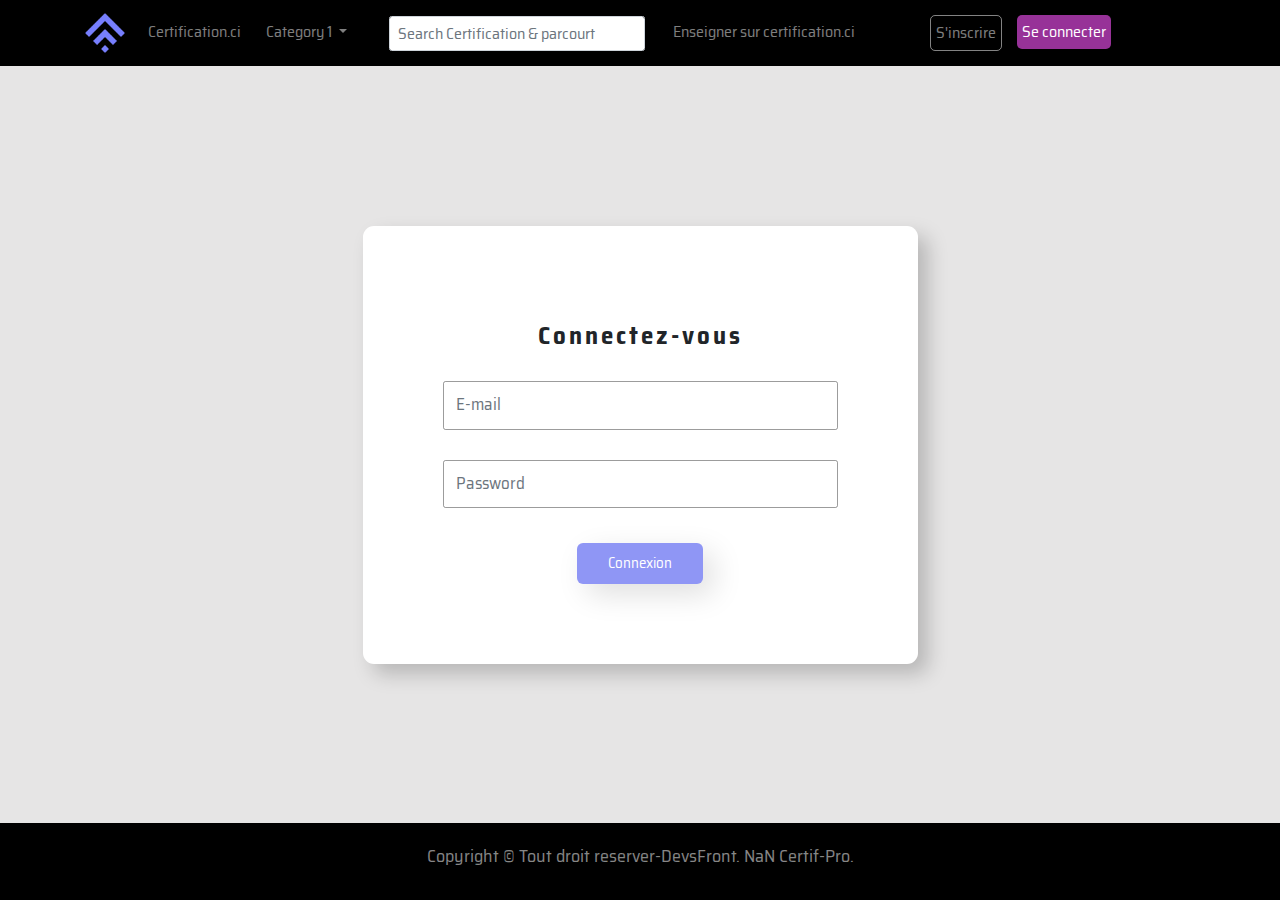
<file: connexion.html>
<!DOCTYPE html>
<html lang="fr">
<head>
    <title>Inscription</title>
    <meta charset="UTF-8">
    <meta name="viewport" content="width=device-width, initial-scale=1.0">
    <meta http-equiv="X-UA-Compatible" content="ie=edge">
    <!-- Owl Stylesheets -->
    <link rel="stylesheet" href="ressources/css/owl.carousel.min.css">
    <link rel="stylesheet" href="ressources/css/owl.theme.default.min.css">

    <!-- font-awesome -->
    <link rel="stylesheet" href="https://maxcdn.bootstrapcdn.com/font-awesome/4.7.0/css/font-awesome.min.css">
    <link href="https://fonts.googleapis.com/css?family=Saira+Semi+Condensed&display=swap" rel="stylesheet">

    <!-- cdn css -->
    <link rel="stylesheet" href="ressources/css/bootstrap.min.css">
    <link rel="stylesheet" href="ressources/css/main.css">

    <!-- javascript owl carousel -->
    <script src="ressources/js/jquery.min.js"></script>	
    <script src="ressources/js/owl.carousel.js"></script>
</head>
<body>
    <!-- section header -->
    <header class=" parallax-window" data-parallax="scroll" data-image-src="ressources/images/world.jpg">
        <div class="nav-header">
            <div class="container">
                <nav class="navbar navbar-expand-lg navbar-dark">
                    <a class="navbar-brand" href="#">
                        <img src="ressources/images/logo-nan.png" alt="logo nan" class="img-fluid">
                    </a>
                    <button class="navbar-toggler" type="button" data-toggle="collapse" data-target="#navbarSupportedContent" aria-controls="navbarSupportedContent" aria-expanded="false" aria-label="Toggle navigation">
                        <span class="navbar-toggler-icon"></span>
                    </button>

                    <div class="collapse navbar-collapse" id="navbarSupportedContent">
                        <ul class="navbar-nav mr-auto">
                            <li class="nav-item">
                                <a class="nav-link" href="#">Certification.ci</a>
                            </li>
                            <li class="nav-item dropdown">
                                <a class="nav-link dropdown-toggle" href="#" id="navbarDropdown" role="button" data-toggle="dropdown" aria-haspopup="true" aria-expanded="false">
                                    Category 1
                                </a>
                                <div class="dropdown-menu mt-3" aria-labelledby="navbarDropdown">

                                    <div class="container">
                                        <div class="row">
                                        <div class="col-md-4">
                                            <span class="text-uppercase text-white drop-title">Category 1</span>
                                            <ul class="nav flex-column">
                                                <li class="nav-item">
                                                    <a class="nav-link active" href="#">Active</a>
                                                </li>
                                                <li class="nav-item">
                                                    <a class="nav-link" href="#">Link item</a>
                                                </li>
                                                <li class="nav-item">
                                                    <a class="nav-link" href="#">Link item</a>
                                                </li>
                                            </ul>
                                        </div>
                                        <!-- /.col-md-4  -->
                                        <div class="col-md-4">
                                            <span class="text-uppercase text-white drop-title">Category 1</span>
                                            <ul class="nav flex-column">
                                            <li class="nav-item">
                                                <a class="nav-link active" href="#">Active</a>
                                            </li>
                                            <li class="nav-item">
                                                <a class="nav-link" href="#">Link item</a>
                                            </li>
                                            <li class="nav-item">
                                                <a class="nav-link" href="#">Link item</a>
                                            </li>
                                        </ul>
                                        </div>
                                        <!-- /.col-md-4  -->
                                        <div class="col-md-4">

                                            <span class="text-uppercase text-white drop-title">Category 1</span>
                                            <ul class="nav flex-column">
                                                <li class="nav-item">
                                                    <a class="nav-link active" href="#">Active</a>
                                                </li>
                                                <li class="nav-item">
                                                    <a class="nav-link" href="#">Link item</a>
                                                </li>
                                                <li class="nav-item">
                                                    <a class="nav-link" href="#">Link item</a>
                                                </li>
                                            </ul>
                                        </div>
                                        <!-- /.col-md-4  -->
                                        </div>
                                    </div>
                                    <!--  /.container  -->
    
    
                                </div>
                            </li>

                            <form class="form-inline my-2 my-lg-0 ml-5 mr-3">
                                <input class="form-control mr-sm-2" type="search" placeholder="Search Certification & parcourt" aria-label="Search">
                                <!-- <button class="btn btn-outline-light my-2 my-sm-0" type="submit">Search</button> -->
                            </form>

                            <li class="nav-item dropdown">
                                <a class="nav-link" href="#" id="navbarDropdown" role="button" data-toggle="dropdown" aria-haspopup="true" aria-expanded="false">
                                    Enseigner sur certification.ci
                                </a>
                            </li>

                            <li class="nav-item dropdown mr-5 ml-4" style="position: relative;">
                                
                            </li>

                            <li class="nav-item dropdown inscription">
                                <a class="nav-link" href="#" id="navbarDropdown" role="button" data-toggle="dropdown" aria-haspopup="true" aria-expanded="false">
                                    S'inscrire
                                </a>
                            </li>

                            <li class="nav-item dropdown connexion">
                                <a class="nav-link" href="#" id="navbarDropdown" role="button" data-toggle="dropdown" aria-haspopup="true" aria-expanded="false">
                                    Se connecter
                                </a>
                            </li>

                        </ul>

                    </div>


                </nav>
            </div>
        </div>
    </header>
    <div class="main-box-inscription">
        <div class="container">
            <div class="block">
                <form id="card" class="form-connexion">
                    <h2>Connectez-vous</h2>
    
                    <div class="row">
                        <div class="col-lg-12">
                    
                            <div class="form-group">
                            <input type="email" class="form-control" id="email" placeholder="E-mail">
                            </div>
                        </div>
                        <!--  col-md-12   -->
                    </div>
                            <!--  row   -->
                
                    <div class="row">
                    <div class="col-md-12">
                        <div class="form-group">
                            <input type="password" class="form-control" placeholder="Password" id="password">
                        </div>
                
                
                    </div>
                    <!--  col-md-6   -->
                
                    </div>
                    <!--  row   -->
                
                <div class="text-center valide">
                    <button type="submit" class="btn btn-valider">Connexion</button>
                </div>
                        
                </form>
            </div>
            
        </div>
    </div>
    
    <footer>
        <div class="inner inner-background" style="text-align: center;">
            <p>Copyright &copy; Tout droit reserver-DevsFront. NaN Certif-Pro.</p>
        </div>
	</footer>

    <!-- cdn jquery et javascript -->
    <script src="ressources/js/bootstrap.min.js"></script>
    <script src="ressources/js/script.js"></script>
</body>
</html>
</file>
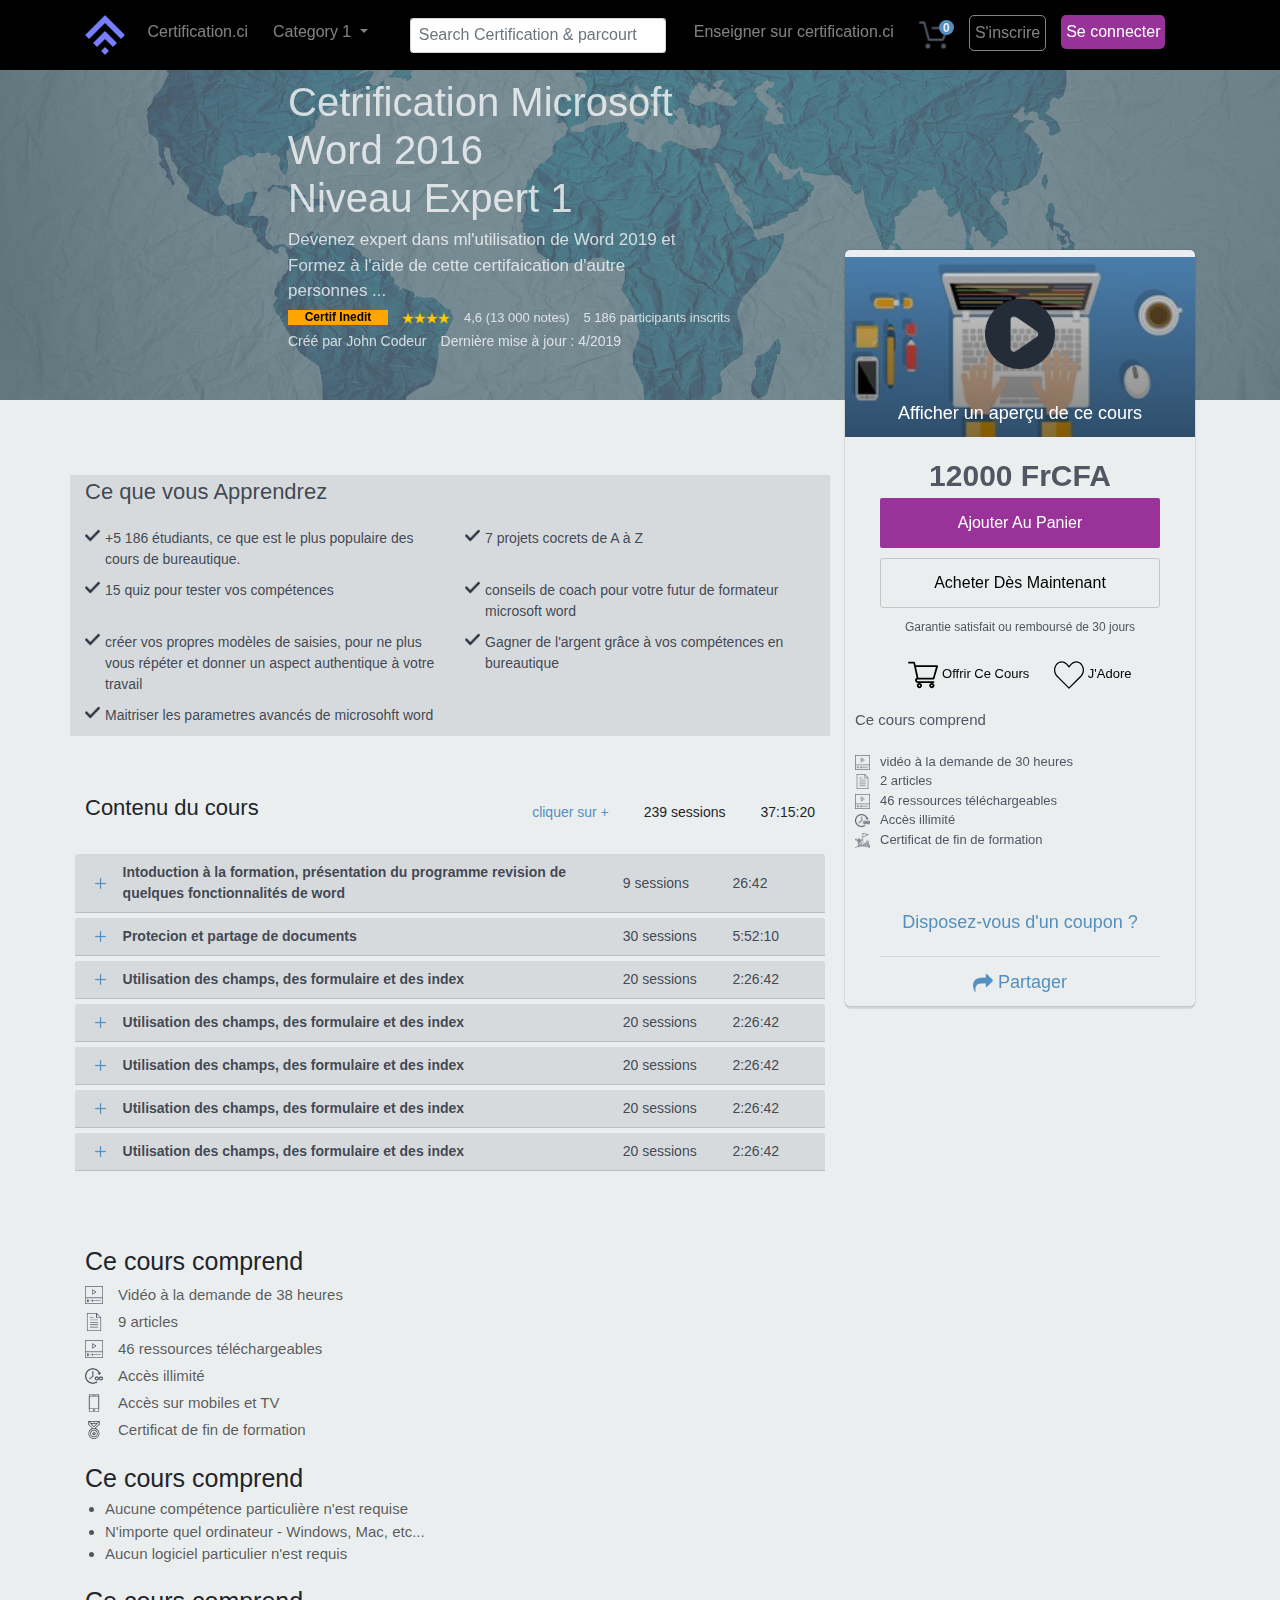
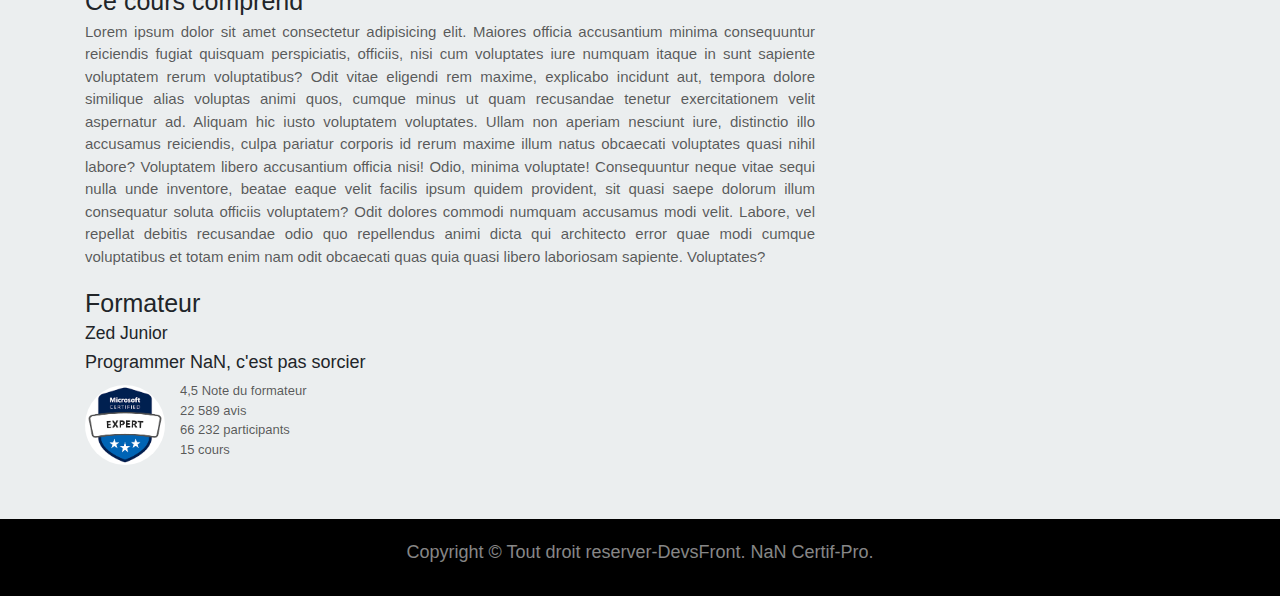
<file: cours.html>
<!DOCTYPE html>
<html lang="fr">
	<head>
		<meta charset="UTF-8">
		<meta name="viewport" content="width=device-width, initial-scale=1.0">
		<meta http-equiv="X-UA-Compatible" content="ie=edge">

		<!-- Owl Stylesheets -->
		<link rel="stylesheet" href="ressources/css/owl.carousel.min.css">
		<link rel="stylesheet" href="ressources/css/owl.theme.default.min.css">

		<!-- font-awesome -->
		<link rel="stylesheet" href="https://maxcdn.bootstrapcdn.com/font-awesome/4.7.0/css/font-awesome.min.css">

		<!-- cdn css -->
		<link rel="stylesheet" href="ressources/css/bootstrap.min.css">
        <link rel="stylesheet" href="ressources/css/main.css">
        <link rel="stylesheet" type="text/css" media="screen" href="ressources/css/modal-video.min.css" />

		<title>NaN-Business</title>

		<!-- javascript owl carousel -->
		<script src="ressources/js/jquery.min.js"></script>	
        <script src="ressources/js/owl.carousel.js"></script>
        <script type="text/javascript" src="ressources/js/jquery-ui.js"></script>
	</head>
	<body>

		<!-- section header -->
		<header class="main-header main-header-cours parallax-window" data-parallax="scroll" data-image-src="ressources/images/world.jpg">
			<div class="nav-header">
				<div class="container">
					<nav class="navbar navbar-expand-lg navbar-dark">
						<a class="navbar-brand" href="#">
							<img src="ressources/images/logo-nan.png" alt="logo nan" class="img-fluid">
						</a>
						<button class="navbar-toggler" type="button" data-toggle="collapse" data-target="#navbarSupportedContent" aria-controls="navbarSupportedContent" aria-expanded="false" aria-label="Toggle navigation">
							<span class="navbar-toggler-icon"></span>
						</button>
	
						<div class="collapse navbar-collapse" id="navbarSupportedContent">
							<ul class="navbar-nav mr-auto">
								<li class="nav-item">
									<a class="nav-link" href="#">Certification.ci</a>
								</li>
								<li class="nav-item dropdown">
									<a class="nav-link dropdown-toggle" href="#" id="navbarDropdown" role="button" data-toggle="dropdown" aria-haspopup="true" aria-expanded="false">
										Category 1
									</a>
									<div class="dropdown-menu mt-3" aria-labelledby="navbarDropdown">

										<div class="container">
											<div class="row">
											<div class="col-md-4">
												<span class="text-uppercase text-white drop-title">Category 1</span>
												<ul class="nav flex-column">
													<li class="nav-item">
														<a class="nav-link active" href="#">Active</a>
													</li>
													<li class="nav-item">
														<a class="nav-link" href="#">Link item</a>
													</li>
													<li class="nav-item">
														<a class="nav-link" href="#">Link item</a>
													</li>
												</ul>
											</div>
											<!-- /.col-md-4  -->
											<div class="col-md-4">
												<span class="text-uppercase text-white drop-title">Category 1</span>
												<ul class="nav flex-column">
												<li class="nav-item">
													<a class="nav-link active" href="#">Active</a>
												</li>
												<li class="nav-item">
													<a class="nav-link" href="#">Link item</a>
												</li>
												<li class="nav-item">
													<a class="nav-link" href="#">Link item</a>
												</li>
											</ul>
											</div>
											<!-- /.col-md-4  -->
											<div class="col-md-4">

												<span class="text-uppercase text-white drop-title">Category 1</span>
												<ul class="nav flex-column">
													<li class="nav-item">
														<a class="nav-link active" href="#">Active</a>
													</li>
													<li class="nav-item">
														<a class="nav-link" href="#">Link item</a>
													</li>
													<li class="nav-item">
														<a class="nav-link" href="#">Link item</a>
													</li>
												</ul>
											</div>
											<!-- /.col-md-4  -->
											</div>
										</div>
										<!--  /.container  -->
		
		
									</div>
								</li>

								<form class="form-inline my-2 my-lg-0 ml-5 mr-3">
									<input class="form-control mr-sm-2" type="search" placeholder="Search Certification & parcourt" aria-label="Search">
									<!-- <button class="btn btn-outline-light my-2 my-sm-0" type="submit">Search</button> -->
								</form>

								<li class="nav-item dropdown">
									<a class="nav-link" href="#" id="navbarDropdown" role="button" data-toggle="dropdown" aria-haspopup="true" aria-expanded="false">
										Enseigner sur certification.ci
									</a>
								</li>

								<li class="nav-item dropdown" style="position: relative;">
									<a class="nav-link" href="#" id="navbarDropdown" role="button" data-toggle="dropdown" aria-haspopup="true" aria-expanded="false">
										<div class="BuyCount">0</div><img src="ressources/images/online-shopping-cart.png" class="img-fluid img-shopping">
									</a>
									<div class="dropdown-menu dropdown-menu_panier  mt-3" aria-labelledby="navbarDropdown">

										<div class="panier-content">
											<p>votre panier est vide</p>
											<div class="article-choisir">
												<img src="ressources/images/bar-chart.png" alt="logo article"/>
												<span>nom article</span>
											</div>
										</div>

									</div>
								</li>

								<li class="nav-item dropdown inscription">
									<a class="nav-link" href="#" id="navbarDropdown" role="button" data-toggle="dropdown" aria-haspopup="true" aria-expanded="false">
										S'inscrire
									</a>
								</li>

								<li class="nav-item dropdown connexion">
									<a class="nav-link" href="#" id="navbarDropdown" role="button" data-toggle="dropdown" aria-haspopup="true" aria-expanded="false">
										Se connecter
									</a>
								</li>
	
							</ul>

						</div>
	
	
					</nav>
				</div>
            </div>

            
            
            <div class="content-header_cours">
                <div class="box-content_cours MyBreadcrumb">
                    <div class="MyBreadcrumb-text">
                        <h2>Cetrification Microsoft Word 2016 <br> Niveau Expert 1</h2>
                        <p style="font-size: 17px; padding-right: 50px;">Devenez expert dans ml'utilisation de Word 2019 et Formez à l'aide de cette certifaication d'autre personnes ...</p>
                        <div>
                            <p class="etiquette">Certif Inedit</p> 
                            <p><img src="ressources/images/rate-star-button.png"><img src="ressources/images/rate-star-button.png"><img src="ressources/images/rate-star-button.png"><img src="ressources/images/rate-star-button.png"></p> 
                            <p class="smallText">4,6 (13 000 notes)</p> <p class="smallText">5 186 participants inscrits</p>
                        </div>
                        <div class="OtherDetails">
                            <p>Créé par John Codeur</p> <p>Dernière mise à jour : 4/2019</p>
                        </div>
                    </div>
                </div>
                <!-- <div class="container MyBreadcrumb">
                    <div class="row">
                        <div class="col-md-8">
                            <div class="MyBreadcrumb-text">
                                <h2>Cetrification Microsoft Word 2016 <br> Niveau Expert 1</h2>
                                <p style="font-size: 17px; padding-right: 50px;">Devenez expert dans ml'utilisation de Word 2019 et Formez à l'aide de cette certifaication d'autre personnes ...</p>
                                <div>
                                    <p class="etiquette">Certif Inedit</p> 
                                    <p><img src="ressources/images/rate-star-button.png"><img src="ressources/images/rate-star-button.png"><img src="ressources/images/rate-star-button.png"><img src="ressources/images/rate-star-button.png"></p> 
                                    <p class="smallText">4,6 (13 000 notes)</p> <p class="smallText">5 186 participants inscrits</p>
                                </div>
                                <div class="OtherDetails">
                                    <p>Créé par John Codeur</p> <p>Dernière mise à jour : 4/2019</p>
                                </div>
                            </div>
                        </div>
                        <div class="col-md-4">
                            <div class="MyBreadcrumb-other">
                                <div class="reactionButton">
                                    <p><button><img src="ressources/images/gift.png"></button> Offrir ce cours</p>
                                    <p><button><img src="ressources/images/like.png"></button> J'Adore </p>
                                </div>
                            </div>
                        </div>
                    </div>
                </div> -->
            </div>
		</header>

		<div class="main-box">
			
        
            <!-- section cours -->
            <section id="cours">
                <div class="container">
                    <div class="row cours-inverse">

                        <div class="col-lg-4 col-md-5 col-sm-12 col-12" style="z-index: 987654;">
                            
                            <div class="AsideElement">
                                <div class="row">
                                    <div class="col-md-12">
                                        <div class="js-video-button openCoursIntro" data-channel="video" data-video-url="ressources/images/video/ali.mp4">
                                            <p class="my-auto"><img src="ressources/images/movie-player-play-button.png" class="img-fluid"></p>
                                            <p>Afficher un aperçu de ce cours</p>
                                        </div>
                                    </div>
                                </div>

                                <div class="row">
                                    <div class="col-md-12 basketElemnentResume">
                                        <p style="color: #505763; font-size: 30px; font-weight: bold; margin-bottom: 0px">12000 FrCFA</p>
                                        <button class=" connexion buttonForResume">Ajouter au panier</button>
                                        <button class=" Deconnexion buttonForResume">Acheter dès maintenant</button>
                                        <p>Garantie satisfait ou remboursé de 30 jours</p>
                                    </div>
                                </div>

                                <div class="row">
                                    <div class="col-md-12">
                                        <div class="MyBreadcrumb-other">
                                            <div class="reactionButton">
                                                <p><button><img src="ressources/images/flaticon/supermarket.svg"> Offrir ce cours</button></p>
                                                <p><button><img src="ressources/images/flaticon/heart.svg"> J'Adore</button></p>
                                            </div>
                                        </div>
                                    </div>
                                </div>

                                <div class="row">
                                    <div class="col-md-12 AdventageResume">
                                        <p style="font-size: 15px">Ce cours comprend</p>
                                        <p><img src="ressources/images/video-player.png">vidéo à la demande de 30 heures</p>
                                        <p><img src="ressources/images/file.png">2 articles</p>
                                        <p><img src="ressources/images/video-player.png">46 ressources téléchargeables</p>
                                        <p><img src="ressources/images/infinite-time.png">Accès illimité</p>
                                        <p><img src="ressources/images/success.png">Certificat de fin de formation</p>
                                    </div>
                                </div>

                                <div class="row">
                                    <div class="col-md-12 OtherResumeOption">
                                        <p><a href="#">Disposez-vous d'un coupon ?</a></p>
                                        <hr>
                                        <p><a href="#"><img src="ressources/images/share-option.png">Partager</a></p>
                                    </div>
                                </div>
                            </div>
                        </div>

                        <div class="col-lg-8 col-md-7 col-sm-12 col-12">
                            <div class="prerquis">
                                <div class="row coursDetails">

                                    <div class="col-md-12" style="margin-bottom: 20px; font-size: 22px"> Ce que vous Apprendrez</div>

                                    <div class="col-md-6"><img src="ressources/images/checked.png">
                                        <p>+5 186  étudiants, ce que est le plus populaire des  cours de bureautique.</p>
                                    </div>	

                                    <div class="col-md-6"><img src="ressources/images/checked.png">
                                        <p>7 projets cocrets de A à Z</p>
                                    </div>

                                    <div class="col-md-6"><img src="ressources/images/checked.png">
                                        <p>15 quiz pour tester vos compétences</p>
                                    </div>

                                    <div class="col-md-6"><img src="ressources/images/checked.png">
                                        <p>conseils de coach pour votre futur de formateur microsoft word</p>
                                    </div>

                                    <div class="col-md-6"><img src="ressources/images/checked.png">
                                        <p>créer vos propres modèles de saisies, pour ne plus vous répéter et donner un aspect authentique à votre travail</p>
                                    </div>

                                    <div class="col-md-6"><img src="ressources/images/checked.png">
                                        <p>Gagner de l'argent grâce à vos compétences en bureautique</p>
                                    </div>

                                    <div class="col-md-6"><img src="ressources/images/checked.png">
                                        <p>Maitriser les parametres avancés de microsohft word</p>
                                    </div>

                                </div>
                            </div>

                            <!-- vidéo -->
                            <div class="cours-video">
                                <div class="row coursContent">
                                    <div class="col-md-12 coursContentHeader">
                                        <div class="coursContentTitle">Contenu du cours</div> 
                                        <div class="videoResume"><a href="#">cliquer sur +</a> <p>239 sessions</p> <p>37:15:20</p></div>
                                    </div>
            
                                    <div class="col-md-12 coursContentWrapper">
                                        
                                        <section id="un-level">
                                            <div class="container-fluid">
                                                <div class="row">
                                                    <div class="col-xs-12 col-sm-12 col-md-12 col-lg-12">
                                                        <div id="accordion">
            
                                                            <div class="card">
                                                                <div class="card-header" id="headingOne" class="btn btn-link" data-toggle="collapse" data-target="#collapseOne" style="cursor:pointer;">
                                                                    <img src="ressources/images/add-song.png"> <p class="first-p">Intoduction à la formation, présentation du programme revision de quelques fonctionnalités de word</p> 
                                                                    <p class="second-p">9 sessions</p> <p class="third-p">26:42</p>
                                                                </div>
                                                                <div id="collapseOne" class="collapse " aria-labelledby="headingOne" data-parent="#accordion"><!--class à ajouter pour ouvir par defaut : show -->
                                                                    <div class="card-body">
                                                                        <table class="table table-sm">    
                                                                            <tbody>
                                                                                <tr >
                                                                                    <td>
                                                                                        <a href="#" class="link-course js-video-button" data-channel="video" data-video-url="ressources/images/ali.mp4">
                                                                                            <i class="fa fa-play"></i> <img src="ressources/images/play-button.png"> comment manger du foufou <br/>
                
                                                                                        </a>
                                                                                    </td>
                                                                                    <td><p>aperçu</p></td>
                                                                                    <td><p>6:42</p></td>
                                                                                </tr>
                
                                                                                <tr>
                                                                                    <td>
                                                                                        <a href="#" class="link-course js-video-button" data-channel="video" data-video-url="ressources/images/ali.mp4">
                                                                                        <i class="fa fa-play"></i> <img src="ressources/images/play-button.png"> comment manger du garba</a>
                                                                                    </td>
                                                                                    <td><p>aperçu</p></td>
                                                                                    <td><p>3:55</p></td>
                                                                                </tr>
                
                                                                                <tr>
                                                                                    <td><a href="#" class="link-course"><i class="fa fa-play"></i> <img src="ressources/images/play-button.png"> comment manger du porc</a></td>
                                                                                    <td><p>aperçu</p></td>
                                                                                    <td><p>19:13</p></td>
                                                                                </tr>
                                                                                <tr>
                                                                                    <td><a href="#" class="link-course"><i class="fa fa-play"></i> <img src="ressources/images/play-button.png"> comment manger du poulet</a></td>
                                                                                    <td><p>aperçu</p></td>
                                                                                    <td><p>05:57</p></td>
                                                                                </tr>
                                                                                <tr>
                                                                                    <td><a href="#" class="link-course"><i class="fa fa-play"></i> <img src="ressources/images/play-button.png"> comment manger simplement</a></td>
                                                                                        <td><p>aperçu</p></td>
                                                                                    <td><p>08:57</p></td>
                                                                                </tr>
                                                                            </tbody>
                                                                        </table>
                                                                        
                                                                    </div>
                                                                </div>
                                                            </div>
            
            
                                                            <div class="card">
                                                                <div class="card-header" id="headingTwo" class="btn btn-link collapsed" data-toggle="collapse" data-target="#collapseTwo" style="cursor:pointer;">
                                                                    <img src="ressources/images/add-song.png"> <p class="first-p">Protecion et partage de documents</p> 
                                                                    <p class="second-p">30 sessions</p> <p class="third-p">5:52:10</p>
                                                                </div>

                                                                <div id="collapseTwo" class="collapse" aria-labelledby="headingTwo" data-parent="#accordion">
                                                                    <div class="card-body">
                                                                        <table class="table table-sm">    
                                                                                <tbody>
                                                                                <tr >
                                                                                    <td>
                                                                                        <a href="#" class="link-course js-video-button" data-channel="video" data-video-url="ressources/images/ali.mp4">
                                                                                            <i class="fa fa-play"></i> <img src="ressources/images/play-button.png"> comment manger du foufou <br/>
                
                                                                                        </a>
                                                                                    </td>
                                                                                    <td><p>aperçu</p></td>
                                                                                    <td><p>6:42</p></td>
                                                                                </tr>
                
                                                                                <tr>
                                                                                    <td>
                                                                                        <a href="#" class="link-course js-video-button" data-channel="video" data-video-url="ressources/images/ali.mp4">
                                                                                        <i class="fa fa-play"></i> <img src="ressources/images/play-button.png"> comment manger du garba</a>
                                                                                    </td>
                                                                                    <td><p>aperçu</p></td>
                                                                                    <td><p>3:55</p></td>
                                                                                </tr>
                
                                                                                <tr>
                                                                                    <td><a href="#" class="link-course"><i class="fa fa-play"></i> <img src="ressources/images/play-button.png"> comment manger du porc</a></td>
                                                                                    <td><p>aperçu</p></td>
                                                                                    <td><p>19:13</p></td>
                                                                                </tr>
                                                                                <tr>
                                                                                    <td><a href="#" class="link-course"><i class="fa fa-play"></i> <img src="ressources/images/play-button.png"> comment manger du poulet</a></td>
                                                                                    <td><p>aperçu</p></td>
                                                                                    <td><p>05:57</p></td>
                                                                                </tr>
                                                                                <tr>
                                                                                    <td><a href="#" class="link-course"><i class="fa fa-play"></i> <img src="ressources/images/play-button.png"> comment manger simplement</a></td>
                                                                                        <td><p>aperçu</p></td>
                                                                                    <td><p>08:57</p></td>
                                                                                </tr>
                                                                            </tbody>
                                                                        </table>
                                                                    </div>
                                                                </div>
                                                            </div>
            
            
                                                            <div class="card">
                                                                <div class="card-header" id="headingThree" data-toggle="collapse" data-target="#collapseThree" style="cursor:pointer;">
                                                                <img src="ressources/images/add-song.png"> <p class="first-p">Utilisation des champs, des formulaire et des index</p> 
                                                                <p class="second-p">20 sessions</p> <p class="third-p">2:26:42</p>
                                                                </div>
                                                                <div id="collapseThree" class="collapse" aria-labelledby="headingThree" data-parent="#accordion">
                                                                <div class="card-body">
                                                                    <table class="table table-sm">    
                                                                        <tbody>
                                                                            <tr >
                                                                                <td>
                                                                                    <a href="#" class="link-course js-video-button" data-channel="video" data-video-url="ressources/images/ali.mp4">
                                                                                        <i class="fa fa-play"></i> <img src="ressources/images/play-button.png"> comment manger du foufou <br/>
            
                                                                                    </a>
                                                                                </td>
                                                                                <td><p>aperçu</p></td>
                                                                                <td><p>6:42</p></td>
                                                                            </tr>
            
                                                                            <tr>
                                                                                <td>
                                                                                    <a href="#" class="link-course js-video-button" data-channel="video" data-video-url="ressources/images/ali.mp4">
                                                                                    <i class="fa fa-play"></i> <img src="ressources/images/play-button.png"> comment manger du garba</a>
                                                                                </td>
                                                                                <td><p>aperçu</p></td>
                                                                                <td><p>3:55</p></td>
                                                                            </tr>
            
                                                                            <tr>
                                                                                <td><a href="#" class="link-course"><i class="fa fa-play"></i> <img src="ressources/images/play-button.png"> comment manger du porc</a></td>
                                                                                <td><p>aperçu</p></td>
                                                                                <td><p>19:13</p></td>
                                                                            </tr>
                                                                            <tr>
                                                                                <td><a href="#" class="link-course"><i class="fa fa-play"></i> <img src="ressources/images/play-button.png">comment manger du poulet</a></td>
                                                                                <td><p>aperçu</p></td>
                                                                                <td><p>05:57</p></td>
                                                                            </tr>
                                                                            <tr>
                                                                                <td><a href="#" class="link-course"><i class="fa fa-play"></i> <img src="ressources/images/play-button.png"> comment manger simplement</a></td>
                                                                                    <td><p>aperçu</p></td>
                                                                                <td><p>08:57</p></td>
                                                                            </tr>
                                                                        </tbody>
                                                                    </table>
                                                                </div>
                                                                </div>
                                                            </div>
            
            
            
            
                                                            <div class="card">
                                                                <div class="card-header" id="headingfour" data-toggle="collapse" data-target="#collapsefour" style="cursor:pointer;">
                                                                <img src="ressources/images/add-song.png"> <p class="first-p">Utilisation des champs, des formulaire et des index</p> 
                                                                <p class="second-p">20 sessions</p> <p class="third-p">2:26:42</p>
                                                                </div>
                                                                <div id="collapsefour" class="collapse" aria-labelledby="headingfour" data-parent="#accordion">
                                                                <div class="card-body">
                                                                    <table class="table table-sm">    
                                                                        <tbody>
                                                                            <tr >
                                                                                <td>
                                                                                    <a href="#" class="link-course js-video-button" data-channel="video" data-video-url="ressources/images/ali.mp4">
                                                                                        <i class="fa fa-play"></i> <img src="ressources/images/play-button.png"> comment manger du foufou <br/>
            
                                                                                    </a>
                                                                                </td>
                                                                                <td><p>aperçu</p></td>
                                                                                <td><p>6:42</p></td>
                                                                            </tr>
            
                                                                            <tr>
                                                                                <td>
                                                                                    <a href="#" class="link-course js-video-button" data-channel="video" data-video-url="ressources/images/ali.mp4">
                                                                                    <i class="fa fa-play"></i> <img src="ressources/images/play-button.png"> comment manger du garba</a>
                                                                                </td>
                                                                                <td><p>aperçu</p></td>
                                                                                <td><p>3:55</p></td>
                                                                            </tr>
            
                                                                            <tr>
                                                                                <td><a href="#" class="link-course"><i class="fa fa-play"></i> <img src="ressources/images/play-button.png"> comment manger du porc</a></td>
                                                                                <td><p>aperçu</p></td>
                                                                                <td><p>19:13</p></td>
                                                                            </tr>
                                                                            <tr>
                                                                                <td><a href="#" class="link-course"><i class="fa fa-play"></i> <img src="ressources/images/play-button.png">comment manger du poulet</a></td>
                                                                                <td><p>aperçu</p></td>
                                                                                <td><p>05:57</p></td>
                                                                            </tr>
                                                                            <tr>
                                                                                <td><a href="#" class="link-course"><i class="fa fa-play"></i> <img src="ressources/images/play-button.png"> comment manger simplement</a></td>
                                                                                    <td><p>aperçu</p></td>
                                                                                <td><p>08:57</p></td>
                                                                            </tr>
                                                                        </tbody>
                                                                    </table>
                                                                </div>
                                                                </div>
                                                            </div>
            
            
            
            
                                                            <div class="card">
                                                                <div class="card-header" id="headingFive" data-toggle="collapse" data-target="#collapseFive" style="cursor:pointer;">
                                                                <img src="ressources/images/add-song.png"> <p class="first-p">Utilisation des champs, des formulaire et des index</p> 
                                                                <p class="second-p">20 sessions</p> <p class="third-p">2:26:42</p>
                                                                </div>
                                                                <div id="collapseFive" class="collapse" aria-labelledby="headingFive" data-parent="#accordion">
                                                                <div class="card-body">
                                                                    <table class="table table-sm">    
                                                                        <tbody>
                                                                            <tr >
                                                                                <td>
                                                                                    <a href="#" class="link-course js-video-button" data-channel="video" data-video-url="ressources/images/ali.mp4">
                                                                                        <i class="fa fa-play"></i> <img src="ressources/images/play-button.png"> comment manger du foufou <br/>
            
                                                                                    </a>
                                                                                </td>
                                                                                <td><p>aperçu</p></td>
                                                                                <td><p>6:42</p></td>
                                                                            </tr>
            
                                                                            <tr>
                                                                                <td>
                                                                                    <a href="#" class="link-course js-video-button" data-channel="video" data-video-url="ressources/images/ali.mp4">
                                                                                    <i class="fa fa-play"></i> <img src="ressources/images/play-button.png"> comment manger du garba</a>
                                                                                </td>
                                                                                <td><p>aperçu</p></td>
                                                                                <td><p>3:55</p></td>
                                                                            </tr>
            
                                                                            <tr>
                                                                                <td><a href="#" class="link-course"><i class="fa fa-play"></i> <img src="ressources/images/play-button.png"> comment manger du porc</a></td>
                                                                                <td><p>aperçu</p></td>
                                                                                <td><p>19:13</p></td>
                                                                            </tr>
                                                                            <tr>
                                                                                <td><a href="#" class="link-course"><i class="fa fa-play"></i> <img src="ressources/images/play-button.png">comment manger du poulet</a></td>
                                                                                <td><p>aperçu</p></td>
                                                                                <td><p>05:57</p></td>
                                                                            </tr>
                                                                            <tr>
                                                                                <td><a href="#" class="link-course"><i class="fa fa-play"></i> <img src="ressources/images/play-button.png"> comment manger simplement</a></td>
                                                                                    <td><p>aperçu</p></td>
                                                                                <td><p>08:57</p></td>
                                                                            </tr>
                                                                        </tbody>
                                                                    </table>
                                                                </div>
                                                                </div>
                                                            </div>
            
            
            
            
            
                                                            <div class="card">
                                                                <div class="card-header" id="headingSix" data-toggle="collapse" data-target="#collapseSix" style="cursor:pointer;">
                                                                <img src="ressources/images/add-song.png"> <p class="first-p">Utilisation des champs, des formulaire et des index</p> 
                                                                <p class="second-p">20 sessions</p> <p class="third-p">2:26:42</p>
                                                                </div>
                                                                <div id="collapseSix" class="collapse" aria-labelledby="headingSix" data-parent="#accordion">
                                                                <div class="card-body">
                                                                    <table class="table table-sm">    
                                                                        <tbody>
                                                                            <tr >
                                                                                <td>
                                                                                    <a href="#" class="link-course js-video-button" data-channel="video" data-video-url="ressources/images/ali.mp4">
                                                                                        <i class="fa fa-play"></i> <img src="ressources/images/play-button.png"> comment manger du foufou <br/>
            
                                                                                    </a>
                                                                                </td>
                                                                                <td><p>aperçu</p></td>
                                                                                <td><p>6:42</p></td>
                                                                            </tr>
            
                                                                            <tr>
                                                                                <td>
                                                                                    <a href="#" class="link-course js-video-button" data-channel="video" data-video-url="ressources/images/ali.mp4">
                                                                                    <i class="fa fa-play"></i> <img src="ressources/images/play-button.png"> comment manger du garba</a>
                                                                                </td>
                                                                                <td><p>aperçu</p></td>
                                                                                <td><p>3:55</p></td>
                                                                            </tr>
            
                                                                            <tr>
                                                                                <td><a href="#" class="link-course"><i class="fa fa-play"></i> <img src="ressources/images/play-button.png"> comment manger du porc</a></td>
                                                                                <td><p>aperçu</p></td>
                                                                                <td><p>19:13</p></td>
                                                                            </tr>
                                                                            <tr>
                                                                                <td><a href="#" class="link-course"><i class="fa fa-play"></i> <img src="ressources/images/play-button.png">comment manger du poulet</a></td>
                                                                                <td><p>aperçu</p></td>
                                                                                <td><p>05:57</p></td>
                                                                            </tr>
                                                                            <tr>
                                                                                <td><a href="#" class="link-course"><i class="fa fa-play"></i> <img src="ressources/images/play-button.png"> comment manger simplement</a></td>
                                                                                    <td><p>aperçu</p></td>
                                                                                <td><p>08:57</p></td>
                                                                            </tr>
                                                                        </tbody>
                                                                    </table>
                                                                </div>
                                                                </div>
                                                            </div>
            
            
            
            
            
                                                            <div class="card">
                                                                <div class="card-header" id="headingSeven" data-toggle="collapse" data-target="#collapseSeven" style="cursor:pointer;">
                                                                <img src="ressources/images/add-song.png"> <p class="first-p">Utilisation des champs, des formulaire et des index</p> 
                                                                <p class="second-p">20 sessions</p> <p class="third-p">2:26:42</p>
                                                                </div>
                                                                <div id="collapseSeven" class="collapse" aria-labelledby="headingSeven" data-parent="#accordion">
                                                                <div class="card-body">
                                                                    <table class="table table-sm">    
                                                                        <tbody>
                                                                            <tr >
                                                                                <td>
                                                                                    <a href="#" class="link-course js-video-button" data-channel="video" data-video-url="ressources/images/ali.mp4">
                                                                                        <i class="fa fa-play"></i> <img src="ressources/images/play-button.png"> comment manger du foufou <br/>
            
                                                                                    </a>
                                                                                </td>
                                                                                <td><p>aperçu</p></td>
                                                                                <td><p>6:42</p></td>
                                                                            </tr>
            
                                                                            <tr>
                                                                                <td>
                                                                                    <a href="#" class="link-course js-video-button" data-channel="video" data-video-url="ressources/images/ali.mp4">
                                                                                    <i class="fa fa-play"></i> <img src="ressources/images/play-button.png"> comment manger du garba</a>
                                                                                </td>
                                                                                <td><p>aperçu</p></td>
                                                                                <td><p>3:55</p></td>
                                                                            </tr>
            
                                                                            <tr>
                                                                                <td><a href="#" class="link-course"><i class="fa fa-play"></i> <img src="ressources/images/play-button.png"> comment manger du porc</a></td>
                                                                                <td><p>aperçu</p></td>
                                                                                <td><p>19:13</p></td>
                                                                            </tr>
                                                                            <tr>
                                                                                <td><a href="#" class="link-course"><i class="fa fa-play"></i> <img src="ressources/images/play-button.png">comment manger du poulet</a></td>
                                                                                <td><p>aperçu</p></td>
                                                                                <td><p>05:57</p></td>
                                                                            </tr>
                                                                            <tr>
                                                                                <td><a href="#" class="link-course"><i class="fa fa-play"></i> <img src="ressources/images/play-button.png"> comment manger simplement</a></td>
                                                                                    <td><p>aperçu</p></td>
                                                                                <td><p>08:57</p></td>
                                                                            </tr>
                                                                        </tbody>
                                                                    </table>
                                                                </div>
                                                                </div>
                                                            </div>
                                                            
                                                            </div>
                                                    </div>
                                                </div>
                                            </div>
                                        </section>

                                    </div>
                                    
                                </div>
                            </div>

                            <!-- description cours -->
                            <div class="details-cours">

                                <!-- detail 1 -->
                                <div class="detailx detail1">
                                    <h1>Ce cours comprend</h1>
                                    <ul>
                                        <li>
                                            <img src="ressources/images/video-player.png" alt="logo" class="img-fluid">
                                            <span>Vidéo à la demande de 38 heures</span>
                                        </li>

                                        <li>
                                            <img src="ressources/images/file.png" alt="logo" class="img-fluid">
                                            <span>9 articles</span>
                                        </li>

                                        <li>
                                            <img src="ressources/images/video-player.png" alt="logo" class="img-fluid">
                                            <span>46 ressources téléchargeables</span>
                                        </li>

                                        <li>
                                            <img src="ressources/images/infinite-time.png" alt="logo" class="img-fluid">
                                            <span>Accès illimité</span>
                                        </li>

                                        <li>
                                            <img src="ressources/images/flaticon/phone.svg" alt="logo" class="img-fluid">
                                            <span>Accès sur mobiles et TV</span>
                                        </li>

                                        <li>
                                            <img src="ressources/images/flaticon/quality.svg" alt="logo" class="img-fluid">
                                            <span>Certificat de fin de formation</span>
                                        </li>

                                    </ul>
                                </div>

                                <!-- detail 2 -->
                                <div class="detailx detail2">
                                    <h1>Ce cours comprend</h1>
                                    <ul>
                                        <li>Aucune compétence particulière n'est requise</li>

                                        <li>N'importe quel ordinateur - Windows, Mac, etc...</li>

                                        <li>Aucun logiciel particulier n'est requis</li>
                                    </ul>
                                </div>

                                <!-- detail 3 -->
                                <div class="detailx detail3">
                                    <h1>Ce cours comprend</h1>
                                    <p>
                                        Lorem ipsum dolor sit amet consectetur adipisicing elit.
                                        Maiores officia accusantium minima consequuntur reiciendis 
                                        fugiat quisquam perspiciatis, officiis, nisi cum voluptates
                                        iure numquam itaque in sunt sapiente voluptatem rerum 
                                        voluptatibus? Odit vitae eligendi rem maxime, explicabo 
                                        incidunt aut, tempora dolore similique alias voluptas animi 
                                        quos, cumque minus ut quam recusandae tenetur exercitationem 
                                        velit aspernatur ad. Aliquam hic iusto voluptatem voluptates.
                                        Ullam non aperiam nesciunt iure, distinctio illo accusamus 
                                        reiciendis, culpa pariatur corporis id rerum maxime illum natus 
                                        obcaecati voluptates quasi nihil labore? Voluptatem libero 
                                        accusantium officia nisi! Odio, minima voluptate!
                                        Consequuntur neque vitae sequi nulla unde inventore, 
                                        beatae eaque velit facilis ipsum quidem provident, sit 
                                        quasi saepe dolorum illum consequatur soluta officiis 
                                        voluptatem? Odit dolores commodi numquam accusamus modi velit.
                                        Labore, vel repellat debitis recusandae odio quo repellendus 
                                        animi dicta qui architecto error quae modi cumque voluptatibus
                                        et totam enim nam odit obcaecati quas quia quasi libero laboriosam
                                        sapiente. Voluptates?
                                    </p>
                                </div>

                                <!-- detail 2 -->
                                <div class="detailx detail4">
                                    <h1>Formateur</h1>
                                    <h3>Zed Junior</h3>
                                    <ul>
                                        <li>Programmer NaN, c'est pas sorcier</li>
                                        <li class="mt-2 d-flex formateur">
                                            <img src="ressources/images/images.png" alt="photo formateur" class="img-fluid rounded-circle mr-4 my-auto">
                                            <p>
                                                4,5 Note du formateur <br>
                                                22 589 avis <br>
                                                66 232 participants <br>
                                                15 cours <br>
                                            </p>
                                        </li>
                                    </ul>
                                </div>

                            </div>
                        </div>
                    </div>
                </div>
            </section>






            
			<footer>
				<div class="inner inner-background" style="text-align: center;">
					<div class="container">
                        <div class="row">
                            <div class="col-md-12">
                                <p>Copyright &copy; Tout droit reserver-DevsFront. NaN Certif-Pro.</p>
                            </div>
                        </div>
                    </div>
				</div>
			</footer>
		</div>
		<!-- cdn jquery et javascript -->
		<script src="ressources/js/bootstrap.min.js"></script>
		<script src="ressources/js/script.js"></script>
        <script src="ressources/js/parallax.js"></script>
        <script src="ressources/js/jquery-modal-video.min.js"></script>
		
	</body>
</html>
</file>
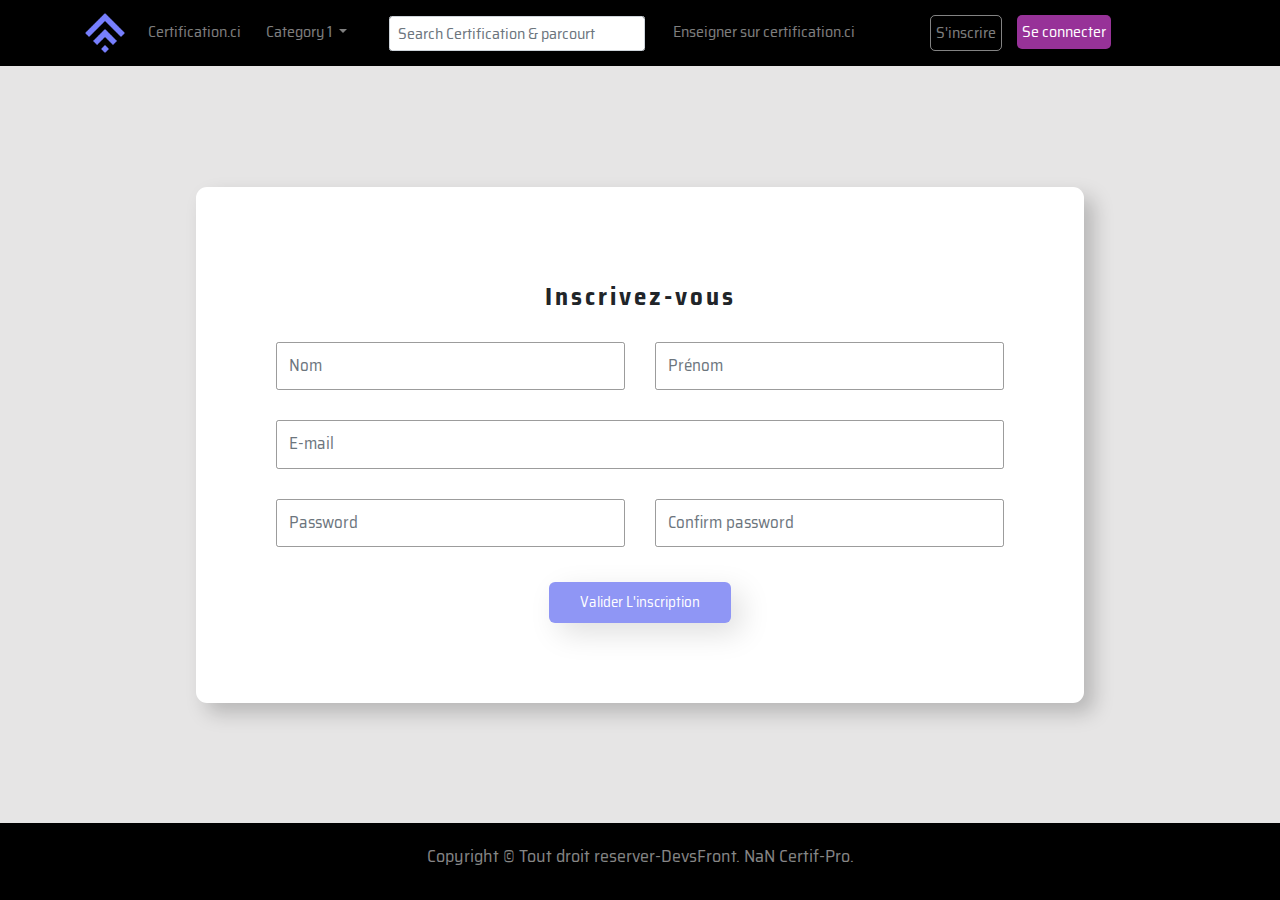
<file: inscrit.html>
<!DOCTYPE html>
<html lang="fr">
<head>
    <title>Connexion</title>
    <meta charset="UTF-8">
    <meta name="viewport" content="width=device-width, initial-scale=1.0">
    <meta http-equiv="X-UA-Compatible" content="ie=edge">
    <!-- Owl Stylesheets -->
    <link rel="stylesheet" href="ressources/css/owl.carousel.min.css">
    <link rel="stylesheet" href="ressources/css/owl.theme.default.min.css">

    <!-- font-awesome -->
    <link rel="stylesheet" href="https://maxcdn.bootstrapcdn.com/font-awesome/4.7.0/css/font-awesome.min.css">
    <link href="https://fonts.googleapis.com/css?family=Saira+Semi+Condensed&display=swap" rel="stylesheet">

    <!-- cdn css -->
    <link rel="stylesheet" href="ressources/css/bootstrap.min.css">
    <link rel="stylesheet" href="ressources/css/main.css">

    <!-- javascript owl carousel -->
    <script src="ressources/js/jquery.min.js"></script>	
    <script src="ressources/js/owl.carousel.js"></script>
</head>
<body>
    <header class=" parallax-window" data-parallax="scroll" data-image-src="ressources/images/world.jpg">
        <div class="nav-header">
            <div class="container">
                <nav class="navbar navbar-expand-lg navbar-dark">
                    <a class="navbar-brand" href="#">
                        <img src="ressources/images/logo-nan.png" alt="logo nan" class="img-fluid">
                    </a>
                    <button class="navbar-toggler" type="button" data-toggle="collapse" data-target="#navbarSupportedContent" aria-controls="navbarSupportedContent" aria-expanded="false" aria-label="Toggle navigation">
                        <span class="navbar-toggler-icon"></span>
                    </button>

                    <div class="collapse navbar-collapse" id="navbarSupportedContent">
                        <ul class="navbar-nav mr-auto">
                            <li class="nav-item">
                                <a class="nav-link" href="#">Certification.ci</a>
                            </li>
                            <li class="nav-item dropdown">
                                <a class="nav-link dropdown-toggle" href="#" id="navbarDropdown" role="button" data-toggle="dropdown" aria-haspopup="true" aria-expanded="false">
                                    Category 1
                                </a>
                                <div class="dropdown-menu mt-3" aria-labelledby="navbarDropdown">

                                    <div class="container">
                                        <div class="row">
                                        <div class="col-md-4">
                                            <span class="text-uppercase text-white drop-title">Category 1</span>
                                            <ul class="nav flex-column">
                                                <li class="nav-item">
                                                    <a class="nav-link active" href="#">Active</a>
                                                </li>
                                                <li class="nav-item">
                                                    <a class="nav-link" href="#">Link item</a>
                                                </li>
                                                <li class="nav-item">
                                                    <a class="nav-link" href="#">Link item</a>
                                                </li>
                                            </ul>
                                        </div>
                                        <!-- /.col-md-4  -->
                                        <div class="col-md-4">
                                            <span class="text-uppercase text-white drop-title">Category 1</span>
                                            <ul class="nav flex-column">
                                            <li class="nav-item">
                                                <a class="nav-link active" href="#">Active</a>
                                            </li>
                                            <li class="nav-item">
                                                <a class="nav-link" href="#">Link item</a>
                                            </li>
                                            <li class="nav-item">
                                                <a class="nav-link" href="#">Link item</a>
                                            </li>
                                        </ul>
                                        </div>
                                        <!-- /.col-md-4  -->
                                        <div class="col-md-4">

                                            <span class="text-uppercase text-white drop-title">Category 1</span>
                                            <ul class="nav flex-column">
                                                <li class="nav-item">
                                                    <a class="nav-link active" href="#">Active</a>
                                                </li>
                                                <li class="nav-item">
                                                    <a class="nav-link" href="#">Link item</a>
                                                </li>
                                                <li class="nav-item">
                                                    <a class="nav-link" href="#">Link item</a>
                                                </li>
                                            </ul>
                                        </div>
                                        <!-- /.col-md-4  -->
                                        </div>
                                    </div>
                                    <!--  /.container  -->
    
    
                                </div>
                            </li>

                            <form class="form-inline my-2 my-lg-0 ml-5 mr-3">
                                <input class="form-control mr-sm-2" type="search" placeholder="Search Certification & parcourt" aria-label="Search">
                                <!-- <button class="btn btn-outline-light my-2 my-sm-0" type="submit">Search</button> -->
                            </form>

                            <li class="nav-item dropdown">
                                <a class="nav-link" href="#" id="navbarDropdown" role="button" data-toggle="dropdown" aria-haspopup="true" aria-expanded="false">
                                    Enseigner sur certification.ci
                                </a>
                            </li>

                            <li class="nav-item dropdown mr-5 ml-4" style="position: relative;">
                                
                            </li>

                            <li class="nav-item dropdown inscription">
                                <a class="nav-link" href="#" id="navbarDropdown" role="button" data-toggle="dropdown" aria-haspopup="true" aria-expanded="false">
                                    S'inscrire
                                </a>
                            </li>

                            <li class="nav-item dropdown connexion">
                                <a class="nav-link" href="#" id="navbarDropdown" role="button" data-toggle="dropdown" aria-haspopup="true" aria-expanded="false">
                                    Se connecter
                                </a>
                            </li>

                        </ul>

                    </div>


                </nav>
            </div>
        </div>
    </header>
    <div class="main-box-inscription">
        <div class="container">
            <div class="block">
                <form id="card">
                    <h2>Inscrivez-vous</h2>
                    <div class="row">
                    <div class="col-md-6">
                        <div class="form-group">
                        <input type="text" class="form-control" placeholder="Nom" id="first">
                        </div>
                    </div>
                        <!--  col-md-6   -->
                    
                    <div class="col-md-6">
                        <div class="form-group">
                        <input type="text" class="form-control" placeholder="Prénom" id="last">
                        </div>
                    </div>
                        <!--  col-md-6   -->
                    </div>
    
                    <div class="row">
                        <div class="col-lg-12">
                    
                            <div class="form-group">
                            <input type="email" class="form-control" id="email" placeholder="E-mail">
                            </div>
                        </div>
                        <!--  col-md-12   -->
                    </div>
                            <!--  row   -->
                
                    <div class="row">
                    <div class="col-md-6">
                        <div class="form-group">
                        <input type="password" class="form-control" placeholder="Password" id="password">
                        </div>
                
                
                    </div>
                    <!--  col-md-6   -->
                
                    <div class="col-md-6">
                
                        <div class="form-group">
                        <input type="password" class="form-control" id="password" placeholder="Confirm password">
                        </div>
                    </div>
                    <!--  col-md-6   -->
                    </div>
                    <!--  row   -->
                
                <div class="text-center valide">
                    <button type="submit" class="btn btn-valider">Valider l'inscription</button>
                </div>
                        
                </form>
            </div>
            
        </div>
    </div>
    
    <footer>
        <div class="inner inner-background" style="text-align: center;">
            <p>Copyright &copy; Tout droit reserver-DevsFront. NaN Certif-Pro.</p>
        </div>
	</footer>

    <!-- cdn jquery et javascript -->
    <script src="ressources/js/bootstrap.min.js"></script>
    <script src="ressources/js/script.js"></script>
</body>
</html>
</file>
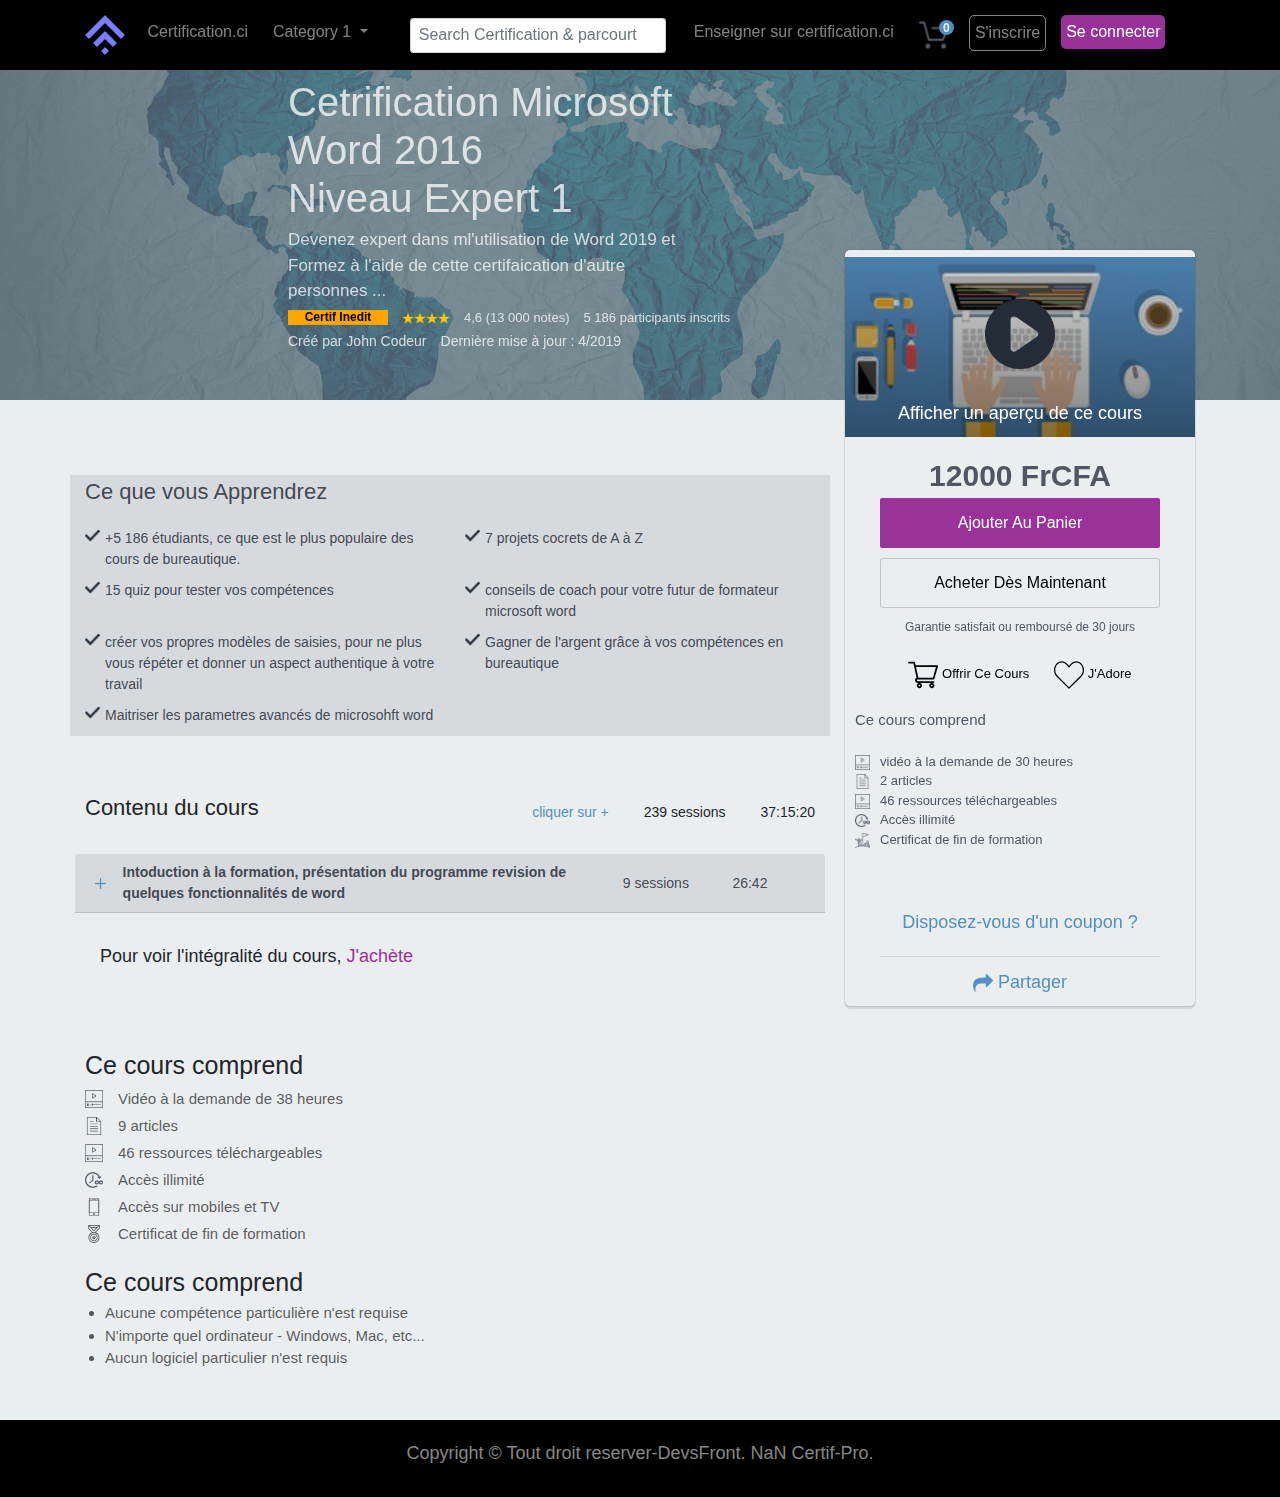
<file: invite.html>
<!DOCTYPE html>
<html lang="fr">
	<head>
		<meta charset="UTF-8">
		<meta name="viewport" content="width=device-width, initial-scale=1.0">
		<meta http-equiv="X-UA-Compatible" content="ie=edge">

		<!-- Owl Stylesheets -->
		<link rel="stylesheet" href="ressources/css/owl.carousel.min.css">
		<link rel="stylesheet" href="ressources/css/owl.theme.default.min.css">

		<!-- font-awesome -->
		<link rel="stylesheet" href="https://maxcdn.bootstrapcdn.com/font-awesome/4.7.0/css/font-awesome.min.css">

		<!-- cdn css -->
		<link rel="stylesheet" href="ressources/css/bootstrap.min.css">
        <link rel="stylesheet" href="ressources/css/main.css">
        <link rel="stylesheet" type="text/css" media="screen" href="ressources/css/modal-video.min.css" />

		<title>NaN-Business</title>

		<!-- javascript owl carousel -->
		<script src="ressources/js/jquery.min.js"></script>	
        <script src="ressources/js/owl.carousel.js"></script>
        <script type="text/javascript" src="ressources/js/jquery-ui.js"></script>
	</head>
	<body>

		<!-- section header -->
		<header class="main-header main-header-cours parallax-window" data-parallax="scroll" data-image-src="ressources/images/world.jpg">
			<div class="nav-header">
				<div class="container">
					<nav class="navbar navbar-expand-lg navbar-dark">
						<a class="navbar-brand" href="#">
							<img src="ressources/images/logo-nan.png" alt="logo nan" class="img-fluid">
						</a>
						<button class="navbar-toggler" type="button" data-toggle="collapse" data-target="#navbarSupportedContent" aria-controls="navbarSupportedContent" aria-expanded="false" aria-label="Toggle navigation">
							<span class="navbar-toggler-icon"></span>
						</button>
	
						<div class="collapse navbar-collapse" id="navbarSupportedContent">
							<ul class="navbar-nav mr-auto">
								<li class="nav-item">
									<a class="nav-link" href="#">Certification.ci</a>
								</li>
								<li class="nav-item dropdown">
									<a class="nav-link dropdown-toggle" href="#" id="navbarDropdown" role="button" data-toggle="dropdown" aria-haspopup="true" aria-expanded="false">
										Category 1
									</a>
									<div class="dropdown-menu mt-3" aria-labelledby="navbarDropdown">

										<div class="container">
											<div class="row">
											<div class="col-md-4">
												<span class="text-uppercase text-white drop-title">Category 1</span>
												<ul class="nav flex-column">
													<li class="nav-item">
														<a class="nav-link active" href="#">Active</a>
													</li>
													<li class="nav-item">
														<a class="nav-link" href="#">Link item</a>
													</li>
													<li class="nav-item">
														<a class="nav-link" href="#">Link item</a>
													</li>
												</ul>
											</div>
											<!-- /.col-md-4  -->
											<div class="col-md-4">
												<span class="text-uppercase text-white drop-title">Category 1</span>
												<ul class="nav flex-column">
												<li class="nav-item">
													<a class="nav-link active" href="#">Active</a>
												</li>
												<li class="nav-item">
													<a class="nav-link" href="#">Link item</a>
												</li>
												<li class="nav-item">
													<a class="nav-link" href="#">Link item</a>
												</li>
											</ul>
											</div>
											<!-- /.col-md-4  -->
											<div class="col-md-4">

												<span class="text-uppercase text-white drop-title">Category 1</span>
												<ul class="nav flex-column">
													<li class="nav-item">
														<a class="nav-link active" href="#">Active</a>
													</li>
													<li class="nav-item">
														<a class="nav-link" href="#">Link item</a>
													</li>
													<li class="nav-item">
														<a class="nav-link" href="#">Link item</a>
													</li>
												</ul>
											</div>
											<!-- /.col-md-4  -->
											</div>
										</div>
										<!--  /.container  -->
		
		
									</div>
								</li>

								<form class="form-inline my-2 my-lg-0 ml-5 mr-3">
									<input class="form-control mr-sm-2" type="search" placeholder="Search Certification & parcourt" aria-label="Search">
									<!-- <button class="btn btn-outline-light my-2 my-sm-0" type="submit">Search</button> -->
								</form>

								<li class="nav-item dropdown">
									<a class="nav-link" href="#" id="navbarDropdown" role="button" data-toggle="dropdown" aria-haspopup="true" aria-expanded="false">
										Enseigner sur certification.ci
									</a>
								</li>

								<li class="nav-item dropdown" style="position: relative;">
									<a class="nav-link" href="#" id="navbarDropdown" role="button" data-toggle="dropdown" aria-haspopup="true" aria-expanded="false">
										<div class="BuyCount">0</div><img src="ressources/images/online-shopping-cart.png" class="img-fluid img-shopping">
									</a>
									<div class="dropdown-menu dropdown-menu_panier  mt-3" aria-labelledby="navbarDropdown">

										<div class="panier-content">
											<p>votre panier est vide</p>
											<div class="article-choisir">
												<img src="ressources/images/bar-chart.png" alt="logo article"/>
												<span>nom article</span>
											</div>
										</div>

									</div>
								</li>

								<li class="nav-item dropdown inscription">
									<a class="nav-link" href="#" id="navbarDropdown" role="button" data-toggle="dropdown" aria-haspopup="true" aria-expanded="false">
										S'inscrire
									</a>
								</li>

								<li class="nav-item dropdown connexion">
									<a class="nav-link" href="#" id="navbarDropdown" role="button" data-toggle="dropdown" aria-haspopup="true" aria-expanded="false">
										Se connecter
									</a>
								</li>
	
							</ul>

						</div>
	
	
					</nav>
				</div>
            </div>
            
            <div class="content-header_cours">
                <div class="box-content_cours MyBreadcrumb">
                    <div class="MyBreadcrumb-text">
                        <h2>Cetrification Microsoft Word 2016 <br> Niveau Expert 1</h2>
                        <p style="font-size: 17px; padding-right: 50px;">Devenez expert dans ml'utilisation de Word 2019 et Formez à l'aide de cette certifaication d'autre personnes ...</p>
                        <div>
                            <p class="etiquette">Certif Inedit</p> 
                            <p><img src="ressources/images/rate-star-button.png"><img src="ressources/images/rate-star-button.png"><img src="ressources/images/rate-star-button.png"><img src="ressources/images/rate-star-button.png"></p> 
                            <p class="smallText">4,6 (13 000 notes)</p> <p class="smallText">5 186 participants inscrits</p>
                        </div>
                        <div class="OtherDetails">
                            <p>Créé par John Codeur</p> <p>Dernière mise à jour : 4/2019</p>
                        </div>
                    </div>
                </div>
            </div>
		</header>

		<div class="main-box">
			
        
            <!-- section cours -->
            <section id="cours">
                <div class="container">
                    <div class="row cours-inverse">

                        <div class="col-lg-4 col-md-5 col-sm-12 col-12" style="z-index: 987654;">
                            <div class="AsideElement">
                                <div class="row">
                                    <div class="col-md-12">
                                        <div class="js-video-button openCoursIntro" data-channel="video" data-video-url="ressources/images/video/ali.mp4">
                                            <p class="my-auto"><img src="ressources/images/movie-player-play-button.png" class="img-fluid"></p>
                                            <p>Afficher un aperçu de ce cours</p>
                                        </div>
                                    </div>
                                </div>

                                <div class="row">
                                    <div class="col-md-12 basketElemnentResume">
                                        <p style="color: #505763; font-size: 30px; font-weight: bold; margin-bottom: 0px">12000 FrCFA</p>
                                        <button class=" connexion buttonForResume">Ajouter au panier</button>
                                        <button class=" Deconnexion buttonForResume">Acheter dès maintenant</button>
                                        <p>Garantie satisfait ou remboursé de 30 jours</p>
                                    </div>
                                </div>

                                <div class="row">
                                    <div class="col-md-12">
                                        <div class="MyBreadcrumb-other">
                                            <div class="reactionButton">
                                                <p><button><img src="ressources/images/flaticon/supermarket.svg"> Offrir ce cours</button></p>
                                                <p><button><img src="ressources/images/flaticon/heart.svg"> J'Adore</button></p>
                                            </div>
                                        </div>
                                    </div>
                                </div>

                                <div class="row">
                                    <div class="col-md-12 AdventageResume">
                                        <p style="font-size: 15px">Ce cours comprend</p>
                                        <p><img src="ressources/images/video-player.png">vidéo à la demande de 30 heures</p>
                                        <p><img src="ressources/images/file.png">2 articles</p>
                                        <p><img src="ressources/images/video-player.png">46 ressources téléchargeables</p>
                                        <p><img src="ressources/images/infinite-time.png">Accès illimité</p>
                                        <p><img src="ressources/images/success.png">Certificat de fin de formation</p>
                                    </div>
                                </div>

                                <div class="row">
                                    <div class="col-md-12 OtherResumeOption">
                                        <p><a href="#">Disposez-vous d'un coupon ?</a></p>
                                        <hr>
                                        <p><a href="#"><img src="ressources/images/share-option.png">Partager</a></p>
                                    </div>
                                </div>
                            </div>
                        </div>

                        <div class="col-lg-8 col-md-7 col-sm-12 col-12">
                            <div class="prerquis">
                                <div class="row coursDetails">

                                    <div class="col-md-12" style="margin-bottom: 20px; font-size: 22px"> Ce que vous Apprendrez</div>

                                    <div class="col-md-6"><img src="ressources/images/checked.png">
                                        <p>+5 186  étudiants, ce que est le plus populaire des  cours de bureautique.</p>
                                    </div>	

                                    <div class="col-md-6"><img src="ressources/images/checked.png">
                                        <p>7 projets cocrets de A à Z</p>
                                    </div>

                                    <div class="col-md-6"><img src="ressources/images/checked.png">
                                        <p>15 quiz pour tester vos compétences</p>
                                    </div>

                                    <div class="col-md-6"><img src="ressources/images/checked.png">
                                        <p>conseils de coach pour votre futur de formateur microsoft word</p>
                                    </div>

                                    <div class="col-md-6"><img src="ressources/images/checked.png">
                                        <p>créer vos propres modèles de saisies, pour ne plus vous répéter et donner un aspect authentique à votre travail</p>
                                    </div>

                                    <div class="col-md-6"><img src="ressources/images/checked.png">
                                        <p>Gagner de l'argent grâce à vos compétences en bureautique</p>
                                    </div>

                                    <div class="col-md-6"><img src="ressources/images/checked.png">
                                        <p>Maitriser les parametres avancés de microsohft word</p>
                                    </div>

                                </div>
                            </div>

                            <!-- vidéo -->
                            <div class="cours-video">
                                <div class="row coursContent">
                                    <div class="col-md-12 coursContentHeader">
                                        <div class="coursContentTitle">Contenu du cours</div> 
                                        <div class="videoResume"><a href="#">cliquer sur +</a> <p>239 sessions</p> <p>37:15:20</p></div>
                                    </div>
            
                                    <div class="col-md-12 coursContentWrapper">
                                        
                                        <section id="un-level">
                                            <div class="container-fluid">
                                                <div class="row">
                                                    <div class="col-xs-12 col-sm-12 col-md-12 col-lg-12">
                                                        <div id="accordion">
            
                                                            <div class="card">
                                                                <div class="card-header" id="headingOne" class="btn btn-link" data-toggle="collapse" data-target="#collapseOne" style="cursor:pointer;">
                                                                    <img src="ressources/images/add-song.png"> <p class="first-p">Intoduction à la formation, présentation du programme revision de quelques fonctionnalités de word</p> 
                                                                    <p class="second-p">9 sessions</p> <p class="third-p">26:42</p>
                                                                </div>
                                                                <div id="collapseOne" class="collapse " aria-labelledby="headingOne" data-parent="#accordion"><!--class à ajouter pour ouvir par defaut : show -->
                                                                    <div class="card-body">
                                                                        <table class="table table-sm">    
                                                                            <tbody>
                                                                                <tr >
                                                                                    <td>
                                                                                        <a href="#" class="link-course js-video-button" data-channel="video" data-video-url="ressources/images/ali.mp4">
                                                                                            <i class="fa fa-play"></i> <img src="ressources/images/play-button.png"> comment manger du foufou <br/>
                
                                                                                        </a>
                                                                                    </td>
                                                                                    <td><p>aperçu</p></td>
                                                                                    <td><p>6:42</p></td>
                                                                                </tr>
                
                                                                                <tr>
                                                                                    <td>
                                                                                        <a href="#" class="link-course js-video-button" data-channel="video" data-video-url="ressources/images/ali.mp4">
                                                                                        <i class="fa fa-play"></i> <img src="ressources/images/play-button.png"> comment manger du garba</a>
                                                                                    </td>
                                                                                    <td><p>aperçu</p></td>
                                                                                    <td><p>3:55</p></td>
                                                                                </tr>
                
                                                                                <tr>
                                                                                    <td><a href="#" class="link-course"><i class="fa fa-play"></i> <img src="ressources/images/play-button.png"> comment manger du porc</a></td>
                                                                                    <td><p>aperçu</p></td>
                                                                                    <td><p>19:13</p></td>
                                                                                </tr>
                                                                                <tr>
                                                                                    <td><a href="#" class="link-course"><i class="fa fa-play"></i> <img src="ressources/images/play-button.png"> comment manger du poulet</a></td>
                                                                                    <td><p>aperçu</p></td>
                                                                                    <td><p>05:57</p></td>
                                                                                </tr>
                                                                                <tr>
                                                                                    <td><a href="#" class="link-course"><i class="fa fa-play"></i> <img src="ressources/images/play-button.png"> comment manger simplement</a></td>
                                                                                        <td><p>aperçu</p></td>
                                                                                    <td><p>08:57</p></td>
                                                                                </tr>
                                                                            </tbody>
                                                                        </table>
                                                                        
                                                                    </div>
                                                                </div>
                                                            </div>
                                                            
                                                            <div class="integralite-video_invite mt-5">
                                                                <p>
                                                                    Pour voir l'intégralité du cours, <a href="#"> <button>j'achète</button> </a>
                                                                </p>
                                                            </div>
            
                                                            <!-- <div class="card">
                                                                <div class="card-header" id="headingTwo" class="btn btn-link collapsed" data-toggle="collapse" data-target="#collapseTwo" style="cursor:pointer;">
                                                                    <img src="ressources/images/add-song.png"> <p class="first-p">Protecion et partage de documents</p> 
                                                                    <p class="second-p">30 sessions</p> <p class="third-p">5:52:10</p>
                                                                </div>

                                                                <div id="collapseTwo" class="collapse" aria-labelledby="headingTwo" data-parent="#accordion">
                                                                    <div class="card-body">
                                                                        <table class="table table-sm">    
                                                                                <tbody>
                                                                                <tr >
                                                                                    <td>
                                                                                        <a href="#" class="link-course js-video-button" data-channel="video" data-video-url="ressources/images/ali.mp4">
                                                                                            <i class="fa fa-play"></i> <img src="ressources/images/play-button.png"> comment manger du foufou <br/>
                
                                                                                        </a>
                                                                                    </td>
                                                                                    <td><p>aperçu</p></td>
                                                                                    <td><p>6:42</p></td>
                                                                                </tr>
                
                                                                                <tr>
                                                                                    <td>
                                                                                        <a href="#" class="link-course js-video-button" data-channel="video" data-video-url="ressources/images/ali.mp4">
                                                                                        <i class="fa fa-play"></i> <img src="ressources/images/play-button.png"> comment manger du garba</a>
                                                                                    </td>
                                                                                    <td><p>aperçu</p></td>
                                                                                    <td><p>3:55</p></td>
                                                                                </tr>
                
                                                                                <tr>
                                                                                    <td><a href="#" class="link-course"><i class="fa fa-play"></i> <img src="ressources/images/play-button.png"> comment manger du porc</a></td>
                                                                                    <td><p>aperçu</p></td>
                                                                                    <td><p>19:13</p></td>
                                                                                </tr>
                                                                                <tr>
                                                                                    <td><a href="#" class="link-course"><i class="fa fa-play"></i> <img src="ressources/images/play-button.png"> comment manger du poulet</a></td>
                                                                                    <td><p>aperçu</p></td>
                                                                                    <td><p>05:57</p></td>
                                                                                </tr>
                                                                                <tr>
                                                                                    <td><a href="#" class="link-course"><i class="fa fa-play"></i> <img src="ressources/images/play-button.png"> comment manger simplement</a></td>
                                                                                        <td><p>aperçu</p></td>
                                                                                    <td><p>08:57</p></td>
                                                                                </tr>
                                                                            </tbody>
                                                                        </table>
                                                                    </div>
                                                                </div>
                                                            </div>
            
            
                                                            <div class="card">
                                                                <div class="card-header" id="headingThree" data-toggle="collapse" data-target="#collapseThree" style="cursor:pointer;">
                                                                <img src="ressources/images/add-song.png"> <p class="first-p">Utilisation des champs, des formulaire et des index</p> 
                                                                <p class="second-p">20 sessions</p> <p class="third-p">2:26:42</p>
                                                                </div>
                                                                <div id="collapseThree" class="collapse" aria-labelledby="headingThree" data-parent="#accordion">
                                                                <div class="card-body">
                                                                    <table class="table table-sm">    
                                                                        <tbody>
                                                                            <tr >
                                                                                <td>
                                                                                    <a href="#" class="link-course js-video-button" data-channel="video" data-video-url="ressources/images/ali.mp4">
                                                                                        <i class="fa fa-play"></i> <img src="ressources/images/play-button.png"> comment manger du foufou <br/>
            
                                                                                    </a>
                                                                                </td>
                                                                                <td><p>aperçu</p></td>
                                                                                <td><p>6:42</p></td>
                                                                            </tr>
            
                                                                            <tr>
                                                                                <td>
                                                                                    <a href="#" class="link-course js-video-button" data-channel="video" data-video-url="ressources/images/ali.mp4">
                                                                                    <i class="fa fa-play"></i> <img src="ressources/images/play-button.png"> comment manger du garba</a>
                                                                                </td>
                                                                                <td><p>aperçu</p></td>
                                                                                <td><p>3:55</p></td>
                                                                            </tr>
            
                                                                            <tr>
                                                                                <td><a href="#" class="link-course"><i class="fa fa-play"></i> <img src="ressources/images/play-button.png"> comment manger du porc</a></td>
                                                                                <td><p>aperçu</p></td>
                                                                                <td><p>19:13</p></td>
                                                                            </tr>
                                                                            <tr>
                                                                                <td><a href="#" class="link-course"><i class="fa fa-play"></i> <img src="ressources/images/play-button.png">comment manger du poulet</a></td>
                                                                                <td><p>aperçu</p></td>
                                                                                <td><p>05:57</p></td>
                                                                            </tr>
                                                                            <tr>
                                                                                <td><a href="#" class="link-course"><i class="fa fa-play"></i> <img src="ressources/images/play-button.png"> comment manger simplement</a></td>
                                                                                    <td><p>aperçu</p></td>
                                                                                <td><p>08:57</p></td>
                                                                            </tr>
                                                                        </tbody>
                                                                    </table>
                                                                </div>
                                                                </div>
                                                            </div>
            

                                                            <div class="card">
                                                                <div class="card-header" id="headingfour" data-toggle="collapse" data-target="#collapsefour" style="cursor:pointer;">
                                                                <img src="ressources/images/add-song.png"> <p class="first-p">Utilisation des champs, des formulaire et des index</p> 
                                                                <p class="second-p">20 sessions</p> <p class="third-p">2:26:42</p>
                                                                </div>
                                                                <div id="collapsefour" class="collapse" aria-labelledby="headingfour" data-parent="#accordion">
                                                                <div class="card-body">
                                                                    <table class="table table-sm">    
                                                                        <tbody>
                                                                            <tr >
                                                                                <td>
                                                                                    <a href="#" class="link-course js-video-button" data-channel="video" data-video-url="ressources/images/ali.mp4">
                                                                                        <i class="fa fa-play"></i> <img src="ressources/images/play-button.png"> comment manger du foufou <br/>
            
                                                                                    </a>
                                                                                </td>
                                                                                <td><p>aperçu</p></td>
                                                                                <td><p>6:42</p></td>
                                                                            </tr>
            
                                                                            <tr>
                                                                                <td>
                                                                                    <a href="#" class="link-course js-video-button" data-channel="video" data-video-url="ressources/images/ali.mp4">
                                                                                    <i class="fa fa-play"></i> <img src="ressources/images/play-button.png"> comment manger du garba</a>
                                                                                </td>
                                                                                <td><p>aperçu</p></td>
                                                                                <td><p>3:55</p></td>
                                                                            </tr>
            
                                                                            <tr>
                                                                                <td><a href="#" class="link-course"><i class="fa fa-play"></i> <img src="ressources/images/play-button.png"> comment manger du porc</a></td>
                                                                                <td><p>aperçu</p></td>
                                                                                <td><p>19:13</p></td>
                                                                            </tr>
                                                                            <tr>
                                                                                <td><a href="#" class="link-course"><i class="fa fa-play"></i> <img src="ressources/images/play-button.png">comment manger du poulet</a></td>
                                                                                <td><p>aperçu</p></td>
                                                                                <td><p>05:57</p></td>
                                                                            </tr>
                                                                            <tr>
                                                                                <td><a href="#" class="link-course"><i class="fa fa-play"></i> <img src="ressources/images/play-button.png"> comment manger simplement</a></td>
                                                                                    <td><p>aperçu</p></td>
                                                                                <td><p>08:57</p></td>
                                                                            </tr>
                                                                        </tbody>
                                                                    </table>
                                                                </div>
                                                                </div>
                                                            </div>
            
            
                                          
                                                            <div class="card">
                                                                <div class="card-header" id="headingFive" data-toggle="collapse" data-target="#collapseFive" style="cursor:pointer;">
                                                                <img src="ressources/images/add-song.png"> <p class="first-p">Utilisation des champs, des formulaire et des index</p> 
                                                                <p class="second-p">20 sessions</p> <p class="third-p">2:26:42</p>
                                                                </div>
                                                                <div id="collapseFive" class="collapse" aria-labelledby="headingFive" data-parent="#accordion">
                                                                <div class="card-body">
                                                                    <table class="table table-sm">    
                                                                        <tbody>
                                                                            <tr >
                                                                                <td>
                                                                                    <a href="#" class="link-course js-video-button" data-channel="video" data-video-url="ressources/images/ali.mp4">
                                                                                        <i class="fa fa-play"></i> <img src="ressources/images/play-button.png"> comment manger du foufou <br/>
            
                                                                                    </a>
                                                                                </td>
                                                                                <td><p>aperçu</p></td>
                                                                                <td><p>6:42</p></td>
                                                                            </tr>
            
                                                                            <tr>
                                                                                <td>
                                                                                    <a href="#" class="link-course js-video-button" data-channel="video" data-video-url="ressources/images/ali.mp4">
                                                                                    <i class="fa fa-play"></i> <img src="ressources/images/play-button.png"> comment manger du garba</a>
                                                                                </td>
                                                                                <td><p>aperçu</p></td>
                                                                                <td><p>3:55</p></td>
                                                                            </tr>
            
                                                                            <tr>
                                                                                <td><a href="#" class="link-course"><i class="fa fa-play"></i> <img src="ressources/images/play-button.png"> comment manger du porc</a></td>
                                                                                <td><p>aperçu</p></td>
                                                                                <td><p>19:13</p></td>
                                                                            </tr>
                                                                            <tr>
                                                                                <td><a href="#" class="link-course"><i class="fa fa-play"></i> <img src="ressources/images/play-button.png">comment manger du poulet</a></td>
                                                                                <td><p>aperçu</p></td>
                                                                                <td><p>05:57</p></td>
                                                                            </tr>
                                                                            <tr>
                                                                                <td><a href="#" class="link-course"><i class="fa fa-play"></i> <img src="ressources/images/play-button.png"> comment manger simplement</a></td>
                                                                                    <td><p>aperçu</p></td>
                                                                                <td><p>08:57</p></td>
                                                                            </tr>
                                                                        </tbody>
                                                                    </table>
                                                                </div>
                                                                </div>
                                                            </div>
            
            
            
                                                            <div class="card">
                                                                <div class="card-header" id="headingSix" data-toggle="collapse" data-target="#collapseSix" style="cursor:pointer;">
                                                                <img src="ressources/images/add-song.png"> <p class="first-p">Utilisation des champs, des formulaire et des index</p> 
                                                                <p class="second-p">20 sessions</p> <p class="third-p">2:26:42</p>
                                                                </div>
                                                                <div id="collapseSix" class="collapse" aria-labelledby="headingSix" data-parent="#accordion">
                                                                <div class="card-body">
                                                                    <table class="table table-sm">    
                                                                        <tbody>
                                                                            <tr >
                                                                                <td>
                                                                                    <a href="#" class="link-course js-video-button" data-channel="video" data-video-url="ressources/images/ali.mp4">
                                                                                        <i class="fa fa-play"></i> <img src="ressources/images/play-button.png"> comment manger du foufou <br/>
            
                                                                                    </a>
                                                                                </td>
                                                                                <td><p>aperçu</p></td>
                                                                                <td><p>6:42</p></td>
                                                                            </tr>
            
                                                                            <tr>
                                                                                <td>
                                                                                    <a href="#" class="link-course js-video-button" data-channel="video" data-video-url="ressources/images/ali.mp4">
                                                                                    <i class="fa fa-play"></i> <img src="ressources/images/play-button.png"> comment manger du garba</a>
                                                                                </td>
                                                                                <td><p>aperçu</p></td>
                                                                                <td><p>3:55</p></td>
                                                                            </tr>
            
                                                                            <tr>
                                                                                <td><a href="#" class="link-course"><i class="fa fa-play"></i> <img src="ressources/images/play-button.png"> comment manger du porc</a></td>
                                                                                <td><p>aperçu</p></td>
                                                                                <td><p>19:13</p></td>
                                                                            </tr>
                                                                            <tr>
                                                                                <td><a href="#" class="link-course"><i class="fa fa-play"></i> <img src="ressources/images/play-button.png">comment manger du poulet</a></td>
                                                                                <td><p>aperçu</p></td>
                                                                                <td><p>05:57</p></td>
                                                                            </tr>
                                                                            <tr>
                                                                                <td><a href="#" class="link-course"><i class="fa fa-play"></i> <img src="ressources/images/play-button.png"> comment manger simplement</a></td>
                                                                                    <td><p>aperçu</p></td>
                                                                                <td><p>08:57</p></td>
                                                                            </tr>
                                                                        </tbody>
                                                                    </table>
                                                                </div>
                                                                </div>
                                                            </div>
            
         
            
                                                            <div class="card">
                                                                <div class="card-header" id="headingSeven" data-toggle="collapse" data-target="#collapseSeven" style="cursor:pointer;">
                                                                <img src="ressources/images/add-song.png"> <p class="first-p">Utilisation des champs, des formulaire et des index</p> 
                                                                <p class="second-p">20 sessions</p> <p class="third-p">2:26:42</p>
                                                                </div>
                                                                <div id="collapseSeven" class="collapse" aria-labelledby="headingSeven" data-parent="#accordion">
                                                                <div class="card-body">
                                                                    <table class="table table-sm">    
                                                                        <tbody>
                                                                            <tr >
                                                                                <td>
                                                                                    <a href="#" class="link-course js-video-button" data-channel="video" data-video-url="ressources/images/ali.mp4">
                                                                                        <i class="fa fa-play"></i> <img src="ressources/images/play-button.png"> comment manger du foufou <br/>
            
                                                                                    </a>
                                                                                </td>
                                                                                <td><p>aperçu</p></td>
                                                                                <td><p>6:42</p></td>
                                                                            </tr>
            
                                                                            <tr>
                                                                                <td>
                                                                                    <a href="#" class="link-course js-video-button" data-channel="video" data-video-url="ressources/images/ali.mp4">
                                                                                    <i class="fa fa-play"></i> <img src="ressources/images/play-button.png"> comment manger du garba</a>
                                                                                </td>
                                                                                <td><p>aperçu</p></td>
                                                                                <td><p>3:55</p></td>
                                                                            </tr>
            
                                                                            <tr>
                                                                                <td><a href="#" class="link-course"><i class="fa fa-play"></i> <img src="ressources/images/play-button.png"> comment manger du porc</a></td>
                                                                                <td><p>aperçu</p></td>
                                                                                <td><p>19:13</p></td>
                                                                            </tr>
                                                                            <tr>
                                                                                <td><a href="#" class="link-course"><i class="fa fa-play"></i> <img src="ressources/images/play-button.png">comment manger du poulet</a></td>
                                                                                <td><p>aperçu</p></td>
                                                                                <td><p>05:57</p></td>
                                                                            </tr>
                                                                            <tr>
                                                                                <td><a href="#" class="link-course"><i class="fa fa-play"></i> <img src="ressources/images/play-button.png"> comment manger simplement</a></td>
                                                                                    <td><p>aperçu</p></td>
                                                                                <td><p>08:57</p></td>
                                                                            </tr>
                                                                        </tbody>
                                                                    </table>
                                                                </div>
                                                                </div>
                                                            </div> -->
                                                            
                                                        </div>
                                                    </div>
                                                </div>
                                            </div>
                                        </section>

                                    </div>
                                    
                                </div>
                            </div>

                            <!-- description cours -->
                            <div class="details-cours">

                                <!-- detail 1 -->
                                <div class="detailx detail1">
                                    <h1>Ce cours comprend</h1>
                                    <ul>
                                        <li>
                                            <img src="ressources/images/video-player.png" alt="logo" class="img-fluid">
                                            <span>Vidéo à la demande de 38 heures</span>
                                        </li>

                                        <li>
                                            <img src="ressources/images/file.png" alt="logo" class="img-fluid">
                                            <span>9 articles</span>
                                        </li>

                                        <li>
                                            <img src="ressources/images/video-player.png" alt="logo" class="img-fluid">
                                            <span>46 ressources téléchargeables</span>
                                        </li>

                                        <li>
                                            <img src="ressources/images/infinite-time.png" alt="logo" class="img-fluid">
                                            <span>Accès illimité</span>
                                        </li>

                                        <li>
                                            <img src="ressources/images/flaticon/phone.svg" alt="logo" class="img-fluid">
                                            <span>Accès sur mobiles et TV</span>
                                        </li>

                                        <li>
                                            <img src="ressources/images/flaticon/quality.svg" alt="logo" class="img-fluid">
                                            <span>Certificat de fin de formation</span>
                                        </li>

                                    </ul>
                                </div>

                                <!-- detail 2 -->
                                <div class="detailx detail2">
                                    <h1>Ce cours comprend</h1>
                                    <ul>
                                        <li>Aucune compétence particulière n'est requise</li>

                                        <li>N'importe quel ordinateur - Windows, Mac, etc...</li>

                                        <li>Aucun logiciel particulier n'est requis</li>
                                    </ul>
                                </div>

                                <!-- detail 3 -->
                                <!-- <div class="detailx detail3">
                                    <h1>Ce cours comprend</h1>
                                    <p>
                                        Lorem ipsum dolor sit amet consectetur adipisicing elit.
                                        Maiores officia accusantium minima consequuntur reiciendis 
                                        fugiat quisquam perspiciatis, officiis, nisi cum voluptates
                                        iure numquam itaque in sunt sapiente voluptatem rerum 
                                        voluptatibus? Odit vitae eligendi rem maxime, explicabo 
                                        incidunt aut, tempora dolore similique alias voluptas animi 
                                        quos, cumque minus ut quam recusandae tenetur exercitationem 
                                        velit aspernatur ad. Aliquam hic iusto voluptatem voluptates.
                                        Ullam non aperiam nesciunt iure, distinctio illo accusamus 
                                        reiciendis, culpa pariatur corporis id rerum maxime illum natus 
                                        obcaecati voluptates quasi nihil labore? Voluptatem libero 
                                        accusantium officia nisi! Odio, minima voluptate!
                                        Consequuntur neque vitae sequi nulla unde inventore, 
                                        beatae eaque velit facilis ipsum quidem provident, sit 
                                        quasi saepe dolorum illum consequatur soluta officiis 
                                        voluptatem? Odit dolores commodi numquam accusamus modi velit.
                                        Labore, vel repellat debitis recusandae odio quo repellendus 
                                        animi dicta qui architecto error quae modi cumque voluptatibus
                                        et totam enim nam odit obcaecati quas quia quasi libero laboriosam
                                        sapiente. Voluptates?
                                    </p>
                                </div> -->

                                <!-- detail 2 -->
                                <!-- <div class="detailx detail4">
                                    <h1>Formateur</h1>
                                    <h3>Zed Junior</h3>
                                    <ul>
                                        <li>Programmer NaN, c'est pas sorcier</li>
                                        <li class="mt-2 d-flex formateur">
                                            <img src="ressources/images/images.png" alt="photo formateur" class="img-fluid rounded-circle mr-4 my-auto">
                                            <p>
                                                4,5 Note du formateur <br>
                                                22 589 avis <br>
                                                66 232 participants <br>
                                                15 cours <br>
                                            </p>
                                        </li>
                                    </ul>
                                </div> -->

                            </div>
                        </div>
                    </div>
                </div>
            </section>






            
			<footer>
				<div class="inner inner-background" style="text-align: center;">
					<div class="container">
                        <div class="row">
                            <div class="col-md-12">
                                <p>Copyright &copy; Tout droit reserver-DevsFront. NaN Certif-Pro.</p>
                            </div>
                        </div>
                    </div>
				</div>
			</footer>
		</div>
		<!-- cdn jquery et javascript -->
		<script src="ressources/js/bootstrap.min.js"></script>
		<script src="ressources/js/script.js"></script>
        <script src="ressources/js/parallax.js"></script>
        <script src="ressources/js/jquery-modal-video.min.js"></script>
		
	</body>
</html>
</file>
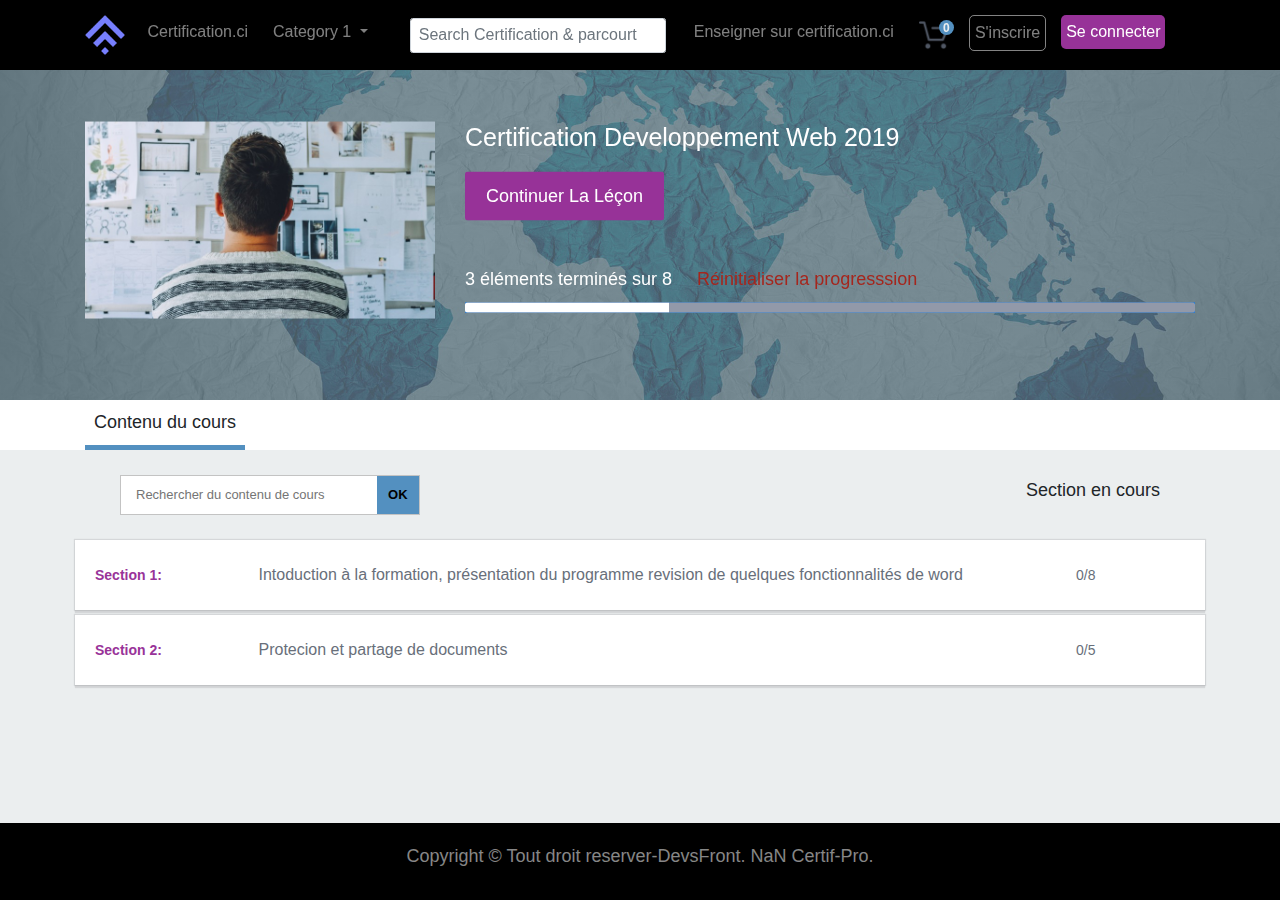
<file: lectureCours.html>
<!DOCTYPE html>
<html lang="fr">
	<head>
		<meta charset="UTF-8">
		<meta name="viewport" content="width=device-width, initial-scale=1.0">
		<meta http-equiv="X-UA-Compatible" content="ie=edge">

		<!-- Owl Stylesheets -->
		<link rel="stylesheet" href="ressources/css/owl.carousel.min.css">
		<link rel="stylesheet" href="ressources/css/owl.theme.default.min.css">

		<!-- font-awesome -->
		<link rel="stylesheet" href="https://maxcdn.bootstrapcdn.com/font-awesome/4.7.0/css/font-awesome.min.css">

		<!-- cdn css -->
		<link rel="stylesheet" href="ressources/css/bootstrap.min.css">
        <link rel="stylesheet" href="ressources/css/main.css">
        <link rel="stylesheet" type="text/css" media="screen" href="ressources/css/modal-video.min.css" />

		<title>NaN-Business</title>

		<!-- javascript owl carousel -->
		<script src="ressources/js/jquery.min.js"></script>	
        <script src="ressources/js/owl.carousel.js"></script>
        <script type="text/javascript" src="ressources/js/jquery-ui.js"></script>
	</head>
	<body>

		<!-- section header -->
		<header class="main-header main-header-cours parallax-window" data-parallax="scroll" data-image-src="ressources/images/world.jpg">
			<div class="nav-header">
				<div class="container">
					<nav class="navbar navbar-expand-lg navbar-dark">
						<a class="navbar-brand" href="#">
							<img src="ressources/images/logo-nan.png" alt="logo nan" class="img-fluid">
						</a>
						<button class="navbar-toggler" type="button" data-toggle="collapse" data-target="#navbarSupportedContent" aria-controls="navbarSupportedContent" aria-expanded="false" aria-label="Toggle navigation">
							<span class="navbar-toggler-icon"></span>
						</button>
	
						<div class="collapse navbar-collapse" id="navbarSupportedContent">
							<ul class="navbar-nav mr-auto">
								<li class="nav-item">
									<a class="nav-link" href="#">Certification.ci</a>
								</li>
								<li class="nav-item dropdown">
									<a class="nav-link dropdown-toggle" href="#" id="navbarDropdown" role="button" data-toggle="dropdown" aria-haspopup="true" aria-expanded="false">
										Category 1
									</a>
									<div class="dropdown-menu mt-3" aria-labelledby="navbarDropdown">

										<div class="container">
											<div class="row">
											<div class="col-md-4">
												<span class="text-uppercase text-white drop-title">Category 1</span>
												<ul class="nav flex-column">
													<li class="nav-item">
														<a class="nav-link active" href="#">Active</a>
													</li>
													<li class="nav-item">
														<a class="nav-link" href="#">Link item</a>
													</li>
													<li class="nav-item">
														<a class="nav-link" href="#">Link item</a>
													</li>
												</ul>
											</div>
											<!-- /.col-md-4  -->
											<div class="col-md-4">
												<span class="text-uppercase text-white drop-title">Category 1</span>
												<ul class="nav flex-column">
												<li class="nav-item">
													<a class="nav-link active" href="#">Active</a>
												</li>
												<li class="nav-item">
													<a class="nav-link" href="#">Link item</a>
												</li>
												<li class="nav-item">
													<a class="nav-link" href="#">Link item</a>
												</li>
											</ul>
											</div>
											<!-- /.col-md-4  -->
											<div class="col-md-4">

												<span class="text-uppercase text-white drop-title">Category 1</span>
												<ul class="nav flex-column">
													<li class="nav-item">
														<a class="nav-link active" href="#">Active</a>
													</li>
													<li class="nav-item">
														<a class="nav-link" href="#">Link item</a>
													</li>
													<li class="nav-item">
														<a class="nav-link" href="#">Link item</a>
													</li>
												</ul>
											</div>
											<!-- /.col-md-4  -->
											</div>
										</div>
										<!--  /.container  -->
		
		
									</div>
								</li>

								<form class="form-inline my-2 my-lg-0 ml-5 mr-3">
									<input class="form-control mr-sm-2" type="search" placeholder="Search Certification & parcourt" aria-label="Search">
									<!-- <button class="btn btn-outline-light my-2 my-sm-0" type="submit">Search</button> -->
								</form>

								<li class="nav-item dropdown">
									<a class="nav-link" href="#" id="navbarDropdown" role="button" data-toggle="dropdown" aria-haspopup="true" aria-expanded="false">
										Enseigner sur certification.ci
									</a>
								</li>

								<li class="nav-item dropdown" style="position: relative;">
									<a class="nav-link" href="#" id="navbarDropdown" role="button" data-toggle="dropdown" aria-haspopup="true" aria-expanded="false">
										<div class="BuyCount">0</div><img src="ressources/images/online-shopping-cart.png" class="img-fluid img-shopping">
									</a>
									<div class="dropdown-menu dropdown-menu_panier  mt-3" aria-labelledby="navbarDropdown">

										<div class="panier-content">
											<p>votre panier est vide</p>
											<div class="article-choisir">
												<img src="ressources/images/bar-chart.png" alt="logo article"/>
												<span>nom article</span>
											</div>
										</div>

									</div>
								</li>

								<li class="nav-item dropdown inscription">
									<a class="nav-link" href="#" id="navbarDropdown" role="button" data-toggle="dropdown" aria-haspopup="true" aria-expanded="false">
										S'inscrire
									</a>
								</li>

								<li class="nav-item dropdown connexion">
									<a class="nav-link" href="#" id="navbarDropdown" role="button" data-toggle="dropdown" aria-haspopup="true" aria-expanded="false">
										Se connecter
									</a>
								</li>
	
							</ul>

						</div>
	
	
					</nav>
				</div>
            </div>

            
            
            <div class="content-header_cours">
                <div class="container">
                    <div class="row">
                        <div class="col-md-4">
                            <div class="box-profil-image">
                                <img src="ressources/images/1457788_4952_3.jpg" alt="photo de profil" class="img-fluid">
                            </div>
                        </div>
                        <div class="col-md-8">
                            <div class="box-profil-information">
                                <h1>Certification Developpement Web 2019</h1>
                                <a href="#">
                                    <button>Continuer la léçon</button>
                                </a>
                                 <p>3 éléments terminés sur 8 &nbsp;&nbsp;&nbsp; <a href="#">Réinitialiser la progresssion</a></p>
                                <div class="progress-bar">
                                    <div class="progress" style="background: #9299a9; width: 100%">
                                        <div class="progress-bar" role="progressbar" style="width: 28%;background: white;" aria-valuenow="25" aria-valuemin="0" aria-valuemax="100"></div>
                                    </div>
                                </div>
                            </div>
                        </div>
                    </div>
                </div>
            </div>
		</header>

		<div class="main-box-lecture">
			
            <!-- contenu cours -->
            <section id="contenu-cours" class="second-menu-wrapper">
                <div class="container">
                    <div class="row">
                        <div class="col-md-2 second-menu">
                            <div class="second-menu-element1">Contenu du cours</div>
                        </div>
                    </div>
                </div>
            </section>

            <section>
                <div class="container">
                    <div class="row coursContentx">
                        <div class=" col-md-12 title">
                            <form>
                                <input type="text" name="" placeholder="Rechercher du contenu de cours">
                                <input type="submit" name="" value="OK">
                            </form>
                            <div>
                                <p>Section en cours</p>
                            </div>
                        </div>

                        <!-- video -->
                        <div class="col-md-12 coursContentWrapper">
							
                            <section id="un-level">
                                <div class="container-fluid">
                                    <div class="row">
                                        <div class="col-xs-12 col-sm-12 col-md-12 col-lg-12">
                                            <div id="accordion">
                
                                                <div class="card">
                                                    <div class="card-header1" id="headingOne" class="btn btn-link" data-toggle="collapse" data-target="#collapseOne" style="cursor:pointer;">
                                                        <p class="first-p">Section 1:</p> 
                                                        <p class="second-p">Intoduction à la formation, présentation du programme revision de quelques fonctionnalités de word</p> <p class="third-p">0/8</p>
                                                    </div>
                                                    <div id="collapseOne" class="collapse " aria-labelledby="headingOne" data-parent="#accordion"><!--class à ajouter pour ouvir par defaut : show -->
                                                        <div class="card-body">
                                                            <table class="table table-sm">    
                                                                <tbody>
                                                                    <tr >
                                                                        <td>
                                                                            <div class="coursVodeoElement">
                                                                                <p>
                                                                                    <a href="#" class="link-course js-video-button" data-channel="video" data-video-url="ressources/images/ali.mp4">
                                                                                        <i class="fa fa-play"></i> <img src="ressources/images/play-button.png">1. comment manger du foufou avec de la sauce graine<br/>
                                                                                    </a>
                                                                                </p>
                                                                                <p>6:15</p>
                                                                            </div>
                                                                            <div class="coursRessoucesElements">
                                                                                <p><img src="ressources/images/file copie 2.png">comment manger du foufou avec de la sauce graine</p>
                                                                                <p><img src="ressources/images/file copie 2.png">chpitre_1.mp3</p>
                                                                                <p><img src="ressources/images/file copie 2.png">l'Ultime Intro.pdf</p>
                                                                            </div>
                                                                            
                                                                        </td>
                                                                    </tr>
                                                                    <tr >
                                                                        <td>
                                                                            <div class="coursVodeoElement">
                                                                                <p>
                                                                                    <a href="#" class="link-course js-video-button" data-channel="video" data-video-url="ressources/images/ali.mp4">
                                                                                        <i class="fa fa-play"></i> <img src="ressources/images/play-button.png">2. comment manger de la patate cuite <br/>
                                                                                    </a>
                                                                                </p>
                                                                                <p>6:15</p>
                                                                            </div>
                                                                            <div class="coursRessoucesElements">
                                                                                <p><img src="ressources/images/file copie 2.png">comment manger du foufou avec de la sauce graine</p>
                                                                                <p><img src="ressources/images/file copie 2.png">chpitre_1.mp3</p>
                                                                                <p><img src="ressources/images/file copie 2.png">l'Ultime Intro.pdf</p>
                                                                            </div>
                                                                            
                                                                        </td>
                                                                    </tr>
                                                                </tbody>
                                                            </table>
                    
                                            
                                                        </div>
                                                    </div>
                                                </div>
                                                <div class="card">
                                                    <div class="card-header1" id="headingTwo" class="btn btn-link" data-toggle="collapse" data-target="#collapseTwo" style="cursor:pointer;">
                                                        <p class="first-p">Section 2:</p> 
                                                        <p class="second-p">Protecion et partage de documents</p> <p class="third-p">0/5</p>
                                                    </div>
                                                    <div id="collapseTwo" class="collapse " aria-labelledby="headingTwo" data-parent="#accordion"><!--class à ajouter pour ouvir par defaut : show -->
                                                        <div class="card-body">
                                                            <table class="table table-sm">    
                                                                <tbody>
                                                                    <tr >
                                                                        <td>
                                                                            <div class="coursVodeoElement">
                                                                                <p>
                                                                                    <a href="#" class="link-course js-video-button" data-channel="video" data-video-url="ressources/images/ali.mp4">
                                                                                        <i class="fa fa-play"></i> <img src="ressources/images/play-button.png">1. Aller au marcher acheter du code<br/>
                                                                                    </a>
                                                                                </p>
                                                                                <p>6:15</p>
                                                                            </div>
                                                                            <div class="coursRessoucesElements">
                                                                                <p><img src="ressources/images/file copie 2.png">comment manger du foufou avec de la sauce graine</p>
                                                                                <p><img src="ressources/images/file copie 2.png">chpitre_1.mp3</p>
                                                                                <p><img src="ressources/images/file copie 2.png">l'Ultime Intro.pdf</p>
                                                                            </div>
                                                                            
                                                                        </td>
                                                                    </tr>
                                                                    <tr >
                                                                        <td>
                                                                            <div class="coursVodeoElement">
                                                                                <p>
                                                                                    <a href="#" class="link-course js-video-button" data-channel="video" data-video-url="ressources/images/ali.mp4">
                                                                                        <i class="fa fa-play"></i> <img src="ressources/images/play-button.png">2. Est ce qu'on ce verra au paradis<br/>
                                                                                    </a>
                                                                                </p>
                                                                                <p>6:15</p>
                                                                            </div>
                                                                            <div class="coursRessoucesElements">
                                                                                <p><img src="ressources/images/file copie 2.png">comment manger du foufou avec de la sauce graine.ed</p>
                                                                                <p><img src="ressources/images/file copie 2.png">l'Ultime Intro.pdf</p>
                                                                            </div>
                                                                            
                                                                        </td>
                                                                    </tr>
                                                                    <tr >
                                                                        <td>
                                                                            <div class="coursVodeoElement">
                                                                                <p>
                                                                                    <a href="#" class="link-course js-video-button" data-channel="video" data-video-url="ressources/images/ali.mp4">
                                                                                        <i class="fa fa-play"></i> <img src="ressources/images/play-button.png">3. Tremblez devant sa majesté<br/>
                                                                                    </a>
                                                                                </p>
                                                                                <p>6:15</p>
                                                                            </div>
                                                                            <div class="coursRessoucesElements">
                                                                                <p><img src="ressources/images/file copie 2.png">comment manger du foufou avec de la sauce graine</p>
                                                                                <p><img src="ressources/images/file copie 2.png">chpitre_1.mp3</p>
                                                                                <p><img src="ressources/images/file copie 2.png">l'Ultime Intro.pdf</p>
                                                                            </div>
                                                                            
                                                                        </td>
                                                                    </tr>
                                                                </tbody>
                                                            </table>
                                                        </div>
                                                    </div>
                                                </div>     
                                            </div>
                                        </div>
                                    </div>
                                </div>
                            </section>
                       </div>
                    </div>
                </div>
            </section>

        </div>

        <!-- footer -->
        <footer>
            <div class="inner inner-background" style="text-align: center;">
                <div class="container">
                    <div class="row">
                        <div class="col-md-12">
                            <p>Copyright &copy; Tout droit reserver-DevsFront. NaN Certif-Pro.</p>
                        </div>
                    </div>
                </div>
            </div>
        </footer>

		<!-- cdn jquery et javascript -->
		<script src="ressources/js/bootstrap.min.js"></script>
		<script src="ressources/js/script.js"></script>
        <script src="ressources/js/parallax.js"></script>
        <script src="ressources/js/jquery-modal-video.min.js"></script>
		
	</body>
</html>
</file>
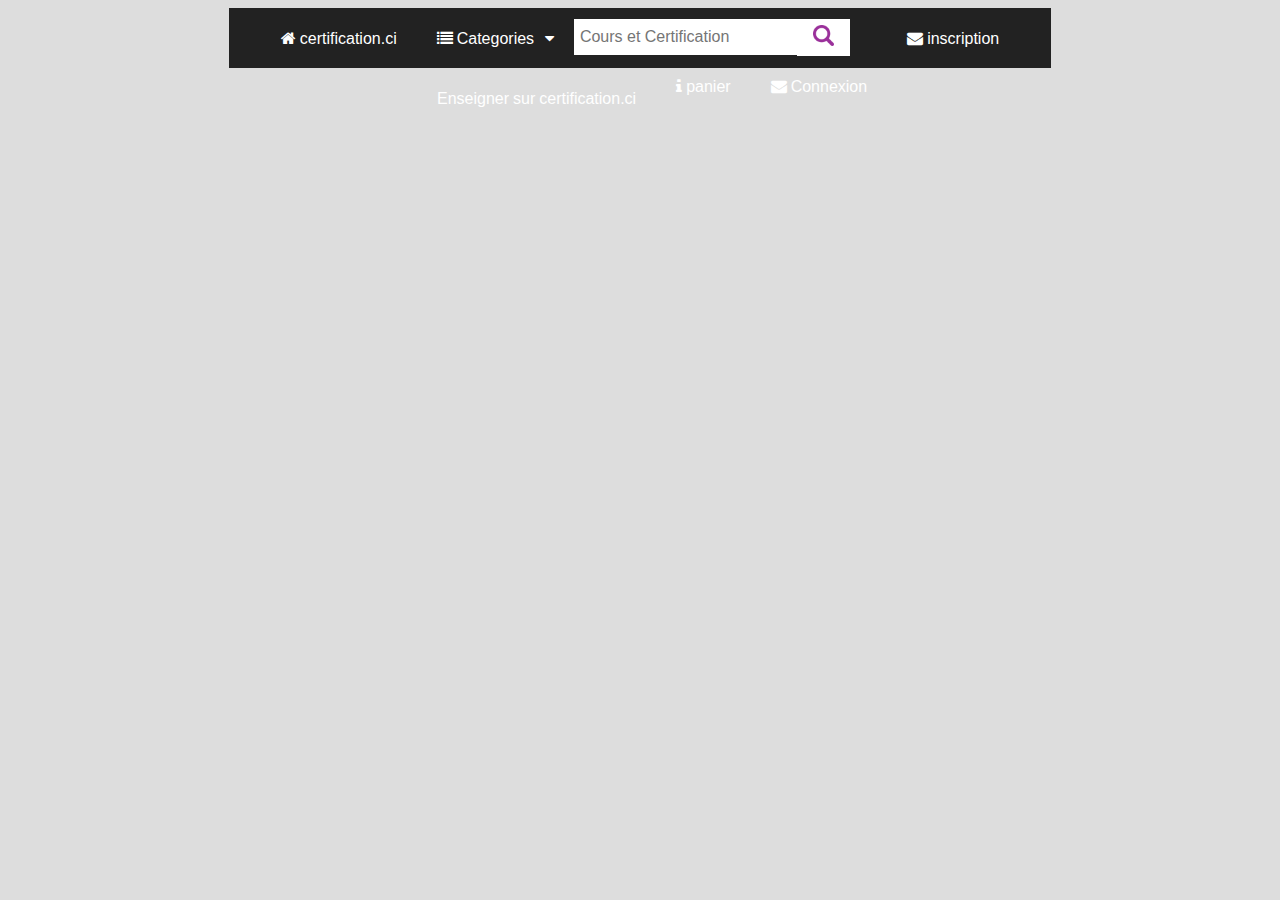
<file: navbar.html>
<!DOCTYPE html>
<html lang="fr">
<head>
    <meta charset="UTF-8">
    <meta name="viewport" content="width=device-width, initial-scale=1.0">
    <meta http-equiv="X-UA-Compatible" content="ie=edge">
    <link rel="stylesheet" href="https://cdnjs.cloudflare.com/ajax/libs/font-awesome/4.4.0/css/font-awesome.css">
    <title>navbar</title>

    <style>
        body {
            background: #ddd
        }
        /* Mega Menu Blogger */

        @import url(https://fonts.googleapis.com/css?family=Oswald);
        nav {
            height: 60px;
            position: relative;
            background: #222;
            font-family: 'fontawesome', 'oswald', sans-serif;
            width: 60%;
            margin: auto;
            padding: 0 2rem;
        }

        nav ul {
            padding: 0;
            margin: 0;
            list-style: none;
        }

        nav a {
            text-decoration: none;
        }

        nav>ul>li {
            position: relative;
            float: left;
        }

        nav>ul>li>a {
            position: relative;
            line-height: 60px;
            padding: 0 20px;
            color: #fff;
            display: block;
            transition: all .3s;
        }

        nav>ul>li>a:hover {
            color: #973298;
        }

        /* nav>ul>li.contact-menu>a:after, */
        /* nav>ul>li.blogger-pos>a:after, */
        /* nav>ul>li.mega-menu>a:after */
        nav>ul>li.drop-down>.drop:after{
            content: '\f0d7';
            position: absolute;
            top: 0;
            right: 0;
        }

        nav>ul>li.mega-menu {
            position: static;
        }

        nav>ul>li.mega-menu .mega-menu-inner {
            position: absolute;
            opacity: 0;
            width: 100%;
            overflow: auto;
            top: -9999px;
            left: -9999px;
            background: #f9f9f9;
            visibility: hidden;
            border-top: 3px solid #973298;
            transition: opacity .3s;
        }

        nav>ul>li.mega-menu .mega-menu-inner ul {
            width: 23%;
            float: left;
            margin: 20px 1%;
        }

        nav>ul>li.mega-menu .mega-menu-inner ul li a {
            display: block;
            padding: 10px;
            text-transform: uppercase;
            border-bottom: 1px solid #999;
            color: #222;
        }

        nav>ul>li.mega-menu .mega-menu-inner ul h3 {
            color: #8181ee;
            padding: 0;
            margin: 20px 10px;
        }

        nav>ul>li.mega-menu:hover .mega-menu-inner {
            opacity: 1;
            left: 0;
            top: 100%;
            visibility: visible;
        }

        nav>ul>li.blogger-pos {
            position: static;
        }

        nav>ul>li.blogger-pos:hover .nav-item {
            opacity: 1;
            top: 100%;
            left: 0;
            visibility: visible;
        }

        nav>ul>li.blogger-pos .nav-item {
            position: absolute;
            width: 100%;
            overflow: auto;
            padding: 40px 0;
            top: -9999px;
            opacity: 0;
            left: -9999px;
            background: #f9f9f9;
            visibility: hidden;
            border-top: 3px solid #973298;
            transition: opacity .3s;
        }

        nav>ul>li.blogger-pos .nav-item .item {
            float: left;
            width: calc(23.1% - 100px);
            background: #ddd;
            margin: 0 10px;
            padding: 10px;
        }

        nav>ul>li.blogger-pos .nav-item .item img {
            width: 100%;
            height: 180px;
        }

        nav>ul>li.blogger-pos .nav-item .item h3 {
            font-size: 15px;
        }

        nav>ul>li.blogger-pos .nav-item .item a {
            color: #222;
        }

        nav>ul>li.drop-down>ul {
            position: absolute;
            border-top: 3px solid #973298;
            top: -9999px;
            visibility: hidden;
            opacity: 0;
            left: -99999px;
            width: 170px;
            background: #f9f9f9;
            transition: opacity .3s;
        }

        nav>ul>li.drop-down>ul:after,
        nav>ul>li.drop-down>ul:before {
            bottom: 100%;
            left: 50%;
            border: solid transparent;
            content: " ";
            height: 0;
            width: 0;
            position: absolute;
            pointer-events: none;
        }

        nav>ul>li.drop-down>ul:after {
            border-color: rgba(236, 240, 241, 0);
            border-bottom-color: #973298;
            border-width: 5px;
            margin-left: -5px;
        }

        nav>ul>li.drop-down>ul:before {
            border-color: rgba(231, 76, 60, 0);
            border-bottom-color: #973298;
            border-width: 9px;
            margin-left: -9px;
        }

        nav>ul>li.drop-down:hover>ul {
            opacity: 1;
            top: 100%;
            left: 0;
            visibility: visible;
        }

        nav>ul>li.drop-down>ul a {
            padding: 10px;
            display: block;
            border-bottom: 1px solid #ddd;
            color: #222;
            font: 400 15px 'oswald', 'fontawesome', sans-serif;
            transition: all .3s;
        }

        nav>ul>li.drop-down>ul>li.sub-menu:after {
            content: '\f101';
            position: Absolute;
            right: 10px;
            top: 50%;
            margin-top: -10px;
            height: 20px;
            width: 20px;
            line-height: 20px;
            text-align: center;
            display: block;
        }

        nav>ul>li.drop-down>ul>li.sub-menu {
            position: relative;
        }

        nav>ul>li.drop-down>ul>li.sub-menu>ul {
            left: 90%;
            width: 150px;
            opacity: 0;
            background: #f9f9f9;
            top: -99999px;
            visibility: hidden;
            border-left: 3px solid #973298;
            position: Absolute;
            transition: opacity .3s;
        }

        nav>ul>li.drop-down>ul>li.sub-menu:hover>ul {
            opacity: 1;
            left: 100%;
            top: 0;
            visibility: visible;
        }

        .arrow_box:after,
        nav>ul>li.drop-down>ul>li.sub-menu>ul:before {
            right: 100%;
            top: 15px;
            border: solid transparent;
            content: " ";
            height: 0;
            width: 0;
            position: absolute;
            pointer-events: none;
        }

        nav>ul>li.drop-down>ul>li.sub-menu>ul:after {
            border-color: rgba(236, 240, 241, 0);
            border-right-color: #973298;
            border-width: 5px;
            margin-top: -5px;
        }

        nav>ul>li.drop-down>ul>li.sub-menu>ul:before {
            border-color: rgba(231, 76, 60, 0);
            border-right-color: #973298;
            border-width: 9px;
            margin-top: -9px;
        }

        nav>ul>li.contact-menu {
            position: static;
        }

        nav>ul>li.contact-menu .contact-menu-inner {
            position: Absolute;
            left: -9999px;
            top: -9999px;
            opacity: 0;
            visibility: hidden;
            width: 100%;
            border-top: 3px solid #973298;
            overflow: auto;
            background: #f9f9f9;
            transition: opacity .3s;
        }

        nav>ul>li.contact-menu:hover .contact-menu-inner {
            opacity: 1;
            left: 0;
            top: 100%;
            visibility: visible;
        }

        nav>ul>li.contact-menu .contact-menu-inner form {
            float: left;
            width: 46%;
            padding: 20px 0;
            margin: 0 2%;
        }

        nav>ul>li.contact-menu .contact-menu-inner form span {
            display: block;
            font: 400 14px 'oswald', 'fontawesome', sans-serif;
            text-transform: uppercase;
            letter-spacing: 1px;
        }

        nav>ul>li.contact-menu .contact-menu-inner form input,
        nav>ul>li.contact-menu .contact-menu-inner form textarea {
            display: block;
            width: 50%;
            padding: 10px;
            background: #fff;
            border: 1px solid #ddd;
            outline: none;
            color: #999;
            font-family: 'oswald', sans-serif;
            margin: 10px 0;
        }

        nav>ul>li.contact-menu .contact-menu-inner .misc-contact {
            float: right;
            width: 50%;
            padding: 20px 0;
        }

        nav>ul>li.contact-menu .contact-menu-inner .misc-contact span,
        nav>ul>li.contact-menu .contact-menu-inner .misc-contact a {
            color: #e74c3c;
        }

        .menu-right{
            float: right;
            flex-direction: row-reverse;
        }

        /* formulaire */
        
        .searchbar form{
            width: 110%;
            display: flex;
            align-items: center;
            margin-top: .7rem;
        }

        .searchbar form input{
            width: 80%;
            border: 1px solid transparent;
            outline: none;
            padding: .5rem .3rem;
            font-size: 1rem;
        }

        .searchbar form button{
            padding: .3rem .3rem;
            font-size: 1rem;
            width: 20%;
            background: white;
            border: 1px solid transparent;
            outline: none;
            cursor: pointer;
        }

        .searchbar form button img{
            height: 1.3rem;
        }

    </style>
</head>
<body>
    
        <nav>
            <ul>
                <li><a href='#'>&#xf015; certification.ci</a></li>

                <li class='drop-down'><a href='#' class="drop">&#xf03a; Categories</a>
                    <ul>
                        <li><a href='#'>&#xf1fe; Categories1</a></li>
                        <li class='sub-menu'><a href='#'>&#xf0c0; Categories2</a>
                            <ul>
                            <li><a href='#'>&#xf1fc; sous-categorie1</a></li>
                            <li><a href='#'>&#xf121; sous-categorie2</a></li>
                            <li><a href='#'>&#xf201; sous-categorie3</a></li>
                            </ul>
                        </li>
                        <li><a href='#'>&#xf0e6; Categories3</a></li>
                        <li class='sub-menu'><a href='#'>&#xf0c0; Categories4</a>
                            <ul>
                            <li><a href='#'>&#xf1fc; sous-categorie4</a></li>
                            <li><a href='#'>&#xf121; sous-categorie5</a></li>
                            <li><a href='#'>&#xf201; sous-categorie6</a></li>
                            </ul>
                        </li>
                    </ul>
                </li>

                <li class='' data-label='All'>
                    <a href='#'>
                        <div class="searchbar">
                            <form action="">
                                <input type="text" placeholder="Cours et Certification">
                                <button><img src="ressources/images/musica-searcherPink.png" alt=""></button>
                            </form>
                        </div>
                    </a>
                </li>

                <li class='contact-menu menu-right'><a href='#'>&#xf0e0; inscription</a>
                    <div class='contact-menu-inner'>
                    <form>
                        <span>Name</span>
                        <input type='text' />
                        <span>Email</span>
                        <input type='email' />
                        <span>Description</span>
                        <textarea></textarea>
                    </form>
                    <div class='misc-contact'>
                        <address>
                    Visit us at:<br>
                        Galaksi Bima Sakti,<br>
                        Bintang Matahari,<br>
                        Planet Bumi.
                    </address>
                        <span class='email'><a href='mailto:arlinadesign@hotmail.com'>blogminan94@gmail.com</a></span> /
                        <span class='number'>+00-000-123456</span>
                    </div>
                    </div>
                </li>

                <li class='contact-menu menu-right'><a href='#'>&#xf0e0; Connexion</a>
                    <div class='contact-menu-inner'>
                    <form>
                        <span>Name</span>
                        <input type='text' />
                        <span>Email</span>
                        <input type='email' />
                        <span>Description</span>
                        <textarea></textarea>
                    </form>
                    <div class='misc-contact'>
                        <address>
                    Visit us at:<br>
                        Galaksi Bima Sakti,<br>
                        Bintang Matahari,<br>
                        Planet Bumi.
                    </address>
                        <span class='email'><a href='mailto:arlinadesign@hotmail.com'>blogminan94@gmail.com</a></span> /
                        <span class='number'>+00-000-123456</span>
                    </div>
                    </div>
                </li>

                <li class='drop-down menu-right'><a href='#'>&#xf129; panier</a>
                    <ul>
                        les produits choisis
                        les produits choisis
                        les produits choisis
                        les produits choisis
                        les produits choisis
                        les produits choisis
                    </ul>
                </li>

                <li class='menu-right' data-label='All'><a href='#'>Enseigner sur certification.ci</a></li>
            </ul>
        </nav>

        <script>
            // Konsep Mega Menu Untuk Blogger 
            // By Arlina Design
            // Twitter: @ArlinaDesign
            var q = $('li.blogger-pos');
            q.each(function() {
            var e = $(this),
                indexnumber = Math.random(),
                domain = 'https://minandzgn.blogspot.com/',
                f = e.attr('data-label'),
                g = domain + '/feeds/posts/summary/-/' + f + '?max-results=5&alt=json-in-script';
            e.append('<div class="nav-item"></div>');
            $.ajax({
                type: 'GET',
                url: g,
                async: false,
                contentType: "application/json",
                dataType: 'jsonp',
                success: function(json) {
                for (var i = 0; i < json.feed.entry.length; i++) {
                    var h = json.feed.entry[i];
                    for (var j = 0; j < h.link.length; j++) {
                    if (h.link[j].rel == 'alternate') {
                        var l = h.link[j].href;
                        break;
                    }
                    }
                    try {
                    var k = h.media$thumbnail.url.replace("s72-c", "s250-no");
                    } catch (m) {
                    var k = 'https://4.bp.blogspot.com/-44M8yK5CHp8/ViTaiQDurbI/AAAAAAAALnU/v7jzzQsbkCY/s1600/No%2Bimage.png';
                    }
                    var z = h.title.$t;
                    var nnitem = "<div class='item'><img src='" + k + "'/><h3><a href='" + l + "'>" + z + "</a></h3></div>";
                    e.find('.nav-item').append(nnitem);
                }
                }
            });
            });
        </script>
</body>
</html>
</file>
<file: ressources/css/main.css>
/*!
* © Devsfront
* Copyright Not A Number and his devs

                    .
                    d8b
                d88888b
                d888Y Y888b
            d888Y  .  Y888b
            d888Y   d8b   Y888b
        d888Y   d88888b   Y888b
            ""   d888Y Y888b   ""
            d888Y  .  Y888b
                ""   d8b   ""
                d88888b
8888b   88888     Y8b     8888b   88888
    8888b   888       '       8888b   888
    88888b  888               88888b  888
    888Y88b 888    88888b.    888Y88b 888
    888 Y88b888    "   "88b   888 Y88b888
    888  Y88888   .d8888888   888  Y88888
    888   Y8888   888   888   888   Y8888
88888   Y888   "Y88888"88 88888   Y888 
*---------------------------------------------
*
* MAIN.CSS
*
*/

/* Font ********************************************** */



/* VARIABLES ********************************************* */

:root{
--nan-color-purple:#777ffe;
--nan-color-teal: #2ea2a2;
--color-white: #fff;
--color-black: #0d0e1c;
--default-transition: all .2s;
--custom-shadow: 0 0 10px rgba(0, 0, 0, 0.2);
}



/* General code*/

*{
    margin: 0;
    padding: 0;
    box-sizing: inherit;
}

html{
    font-size: 62.5%;
}

body{
    font-size: 1.8rem;
    box-sizing: border-box;
    font-family: 'Saira Semi Condensed', sans-serif;
}

button{
    text-transform: capitalize;
    cursor: pointer;
}



/* INDEX  ********************************************** */

.main-box{
    background: #ebeeef;
}

.nav-header{
    padding: 1rem 0;
    background: linear-gradient(#000, #000), url("../images/fond4.jpg");
    font-size: 1.6rem;
}

.nav-header .navbar-brand img{
    height: 4rem;
}

.main-header{
    height: 60vh;
    background: linear-gradient(#57717cc2, #57717cc2);
    background-size: cover;
    background-position: center;
    position: relative;
    z-index: 99999;
}

/* .bg-light {
    height: 7rem;
} */

.content-nav{
    position: absolute;
    top: 50%;
    left: 50%;
    transform: translate(-50%, -50%);
    text-align: center;
    color: white;
}

.content-nav h1{
    font-size: 6rem;
}

.content-nav p{
    font-size: 2.5rem;
    margin-top: 2rem;
}

.content-nav .para-img{
    display: flex;
    justify-content: center;
}

.content-nav p a img{
    height: 6rem;
    width: 15rem;
    margin: 0rem 1rem;
}

#nav-bottom{
    background: #973298;
    min-height: 5rem;
    padding: 1rem 0;
}

#nav-bottom .detailsOne{
    display: flex;
}

#nav-bottom img{
    height: 4rem;
    margin-right: 1rem;
    display: flex;
    align-items: center;
}

/* navbar css */


/* adds some margin below the link sets  */

.navbar{
    padding: 1rem 0;
}
.navbar .dropdown-menu div[class*="col"] {
    margin-bottom:1rem;
}
    
.navbar .dropdown-menu {
    border:none;
    background-color:white!important;
    border: 1px solid black;
    z-index: 12345;
}

.navbar .ml-dropdown{
    margin-left: 18rem;
}

.dropdown-menu li.nav-item{
    padding: 0;
    margin: 0;
    font-size: 2rem;
}

.dropdown-menu li.nav-item .nav-link{
    padding: 1rem;
    transition: .5s;
}

.dropdown-menu li:hover{
    background: #9632985d;
    border-left: 2px solid #973298;
    transition: .5s;
}

.dropdown-menu .drop-title{
    font-size: 1.6rem;
}

.dropdown-menu ul li a{
    font-size: 1.6rem;
    color: rgba(0, 0, 0, 0.651)!important;
    border-bottom: 1px dashed rgba(0, 0, 0, 0.431);
}

.navbar input{
    height: 3.5rem;
    font-size: 1.6rem;
}

.navbar .inscription{
    margin-left: 7rem;
}

.navbar .inscription a{
    border: 1px solid rgba(255, 255, 255, 0.514);
    border-radius: .5rem;
}

.navbar .inscription a:hover{
    border: 1px solid white;
    border-radius: .5rem;
}

.navbar .inscription a,
.navbar .inscription a:hover,
.navbar .connexion a,
.navbar .connexion a:hover{
    transition: .5s;
}

.navbar .connexion a{
    background: #973298;
    border-radius: .5rem;
}

.navbar .connexion a:hover{
    background: #5660f8;
}

.navbar .connexion a{
    color: white!important;
}

.img-shopping{
    height: 3rem;
    width: 3rem;
}

.navbar .form-inline .form-control{
    width: 25.6rem;
}
    
.BuyCount{
    position: absolute;
    top: 3rem;
    right: .5rem;
    z-index: 15;
    height:1.5rem;
    width: 1.5rem;
    background: #5390c0;
    border-radius: 100px;
    margin-top: -20px;
    /* margin-left: 100px; */
    color: #ebeeef;
    font-size: 12px;
    font-weight: bold;
    padding: 0;
    display: flex;
    align-items: center;justify-content: center;
}

.dropdown-menu_panier{
    width: 26rem!important;
    padding: 1rem 1.5rem;
}

.panier-content p{
    font-size: 1.4rem
}

.article-choisir img{
    height: 3rem;
    margin-right: 1rem
}

.article-choisir span{
    font-size: 1.4rem;
}



/* section tabs */

/* CSS TABS */

#tabs{
    padding: 8rem 0;
}
.group::after, .tabBlock-tabs::after {
    clear: both;
    content: "";
    display: table;
}
	
.unstyledList, .tabBlock-tabs {
    list-style: none;
    margin: 0;
    padding: 0;
}

.tabBlock {
    margin: 0 0 2.5rem;
}

.tabBlock h1{
    font-size: 31px;
    font-weight: bold;
}

.tabBlock-tab {
    background-color: transparent;
    border-color: transparent;
    border-left-style: none;
    border-bottom: solid;
    border-width: 2px;
    color: #4f4f4e;
    cursor: pointer;
    display: inline-block;
    font-weight: 600;
    float: left;
    padding: 0.625rem 1.25rem;
    position: relative;
    -webkit-transition: 0.1s ease-in-out;
            transition: 0.1s ease-in-out;
}
.tabBlock-tab:last-of-type {
    border-right-style: solid;
}

.tabBlock-tab::before {
    background-color: #973298;
    left: -2px;
    right: -2px;
    top: -2px;
}
.tabBlock-tab::after {
    background-color: transparent;
    bottom: -2px;
    left: 0;
    right: 0;
}
@media screen and (min-width: 700px) {
    .tabBlock-tab {
        padding-left: 2.5rem;
        padding-right: 2.5rem;
    }
}
.tabBlock-tab.is-active {
    position: relative;
    color: #973298;
    z-index: 1;
}
.tabBlock-tab.is-active::before {
    background-color: #975997;
}
.tabBlock-tab.is-active::after {
    background-color: #fff;
}

.tabBlock-content {
    background-color: rgba(119, 128, 254, 0);
    padding-top: 15px;
}

.tabBlock-pane > :last-child {
    margin-bottom: 0;
}
/* end tabs */

/* tabs card */

.ItemBox{
    height: 250px;
    align-items: center;
    margin-bottom: 50px;
}

.Item{
    display: flex;
    flex-direction: column;
    justify-content: center;
    align-items: center;
    height: 100%;
    width: 90%;
    background: white;
    -webkit-box-shadow: 0px 3px 5px 0px rgba(194,194,194,1);
    -moz-box-shadow: 0px 3px 5px 0px rgba(194,194,194,1);
    box-shadow: 0px 3px 5px 0px rgba(194,194,194,1);
    transition: .3s;
}

.Item:hover{
    -webkit-box-shadow: 3px 7px 5px 0px rgba(194,194,194,1);
    -moz-box-shadow: 3px 7px 5px 0px rgba(194,194,194,1);
    box-shadow: 3px 7px 5px 0px rgba(194,194,194,1);
}

.miniature{
    position: relative;
    top: 0;
    left: 0;
    height: 40%;
    width: 100%;
    overflow: hidden;
    border-bottom: 1px solid #ebeeef;

}

.miniature:hover{
    height: 40%;
    width: 100%;
    overflow: hidden;
}

.miniature .fleche1{
    background:orange;
    position: absolute;
    top: 20px;
    left: 0;
    z-index: 3;
    height: 15px;
    width: 70px;
    overflow: hidden;
    font-size: 11px;
}

.miniature .fleche2{
    background:#6DBC83;
    position: absolute;
    top: 20px;
    left: 0;
    z-index: 3;
    height: 15px;
    width: 70px;
    overflow: hidden;
    font-size: 11px;
    color: white;
    font-family: 'Raleway', sans-serif;
}
.ItemDetails{
    width: 100%;
    display: flex;
    flex-direction: column;
    height: 60%;
    justify-content: space-around;
    padding: 7px;
}

.ItemDetails h5{
    font-size: 18px;
}

.ItemDetails h6{
    font-size: 14px;
}

.ItemNote{
    display: flex;
}

.ItemNote img{
    height: 15px;
    width: 15px;
}

.ItemNote p{
    margin-left: 10px;
}

.ItemPrise{
    font-size: 18px;
    display: flex;
    justify-content:flex-end;
}

.moreItemDetails{
    display: none;
    position: absolute;
    top: -5vh;
    left: 260px;
    z-index: 5;
    height: 450px;
    width:320px;
    background:white;
    padding: 15px;
    -webkit-box-shadow: 3px 10px 5px 0px rgba(194,194,194,1);
    -moz-box-shadow: 3px 10px 5px 0px rgba(194,194,194,1);
    box-shadow: 0px 0px 20px -4px rgba(124, 124, 124, 0.705);
    transition: .5rem;
}

.moreItemDetails:before{
    content: " ";
    position: absolute;
    top: 190px;
    left: -7px;
    z-index: 5;
    height: 15px;
    width:15px;
    background: white;
    transform: rotate(45deg);
}

.date{
    font-size: 13px;
}

.title{
    font-size: 18px;
}
.moreItemDetails div{
    font-size: 12px;
    display: flex;
    justify-content: space-around;
}
.fleche1_1{
    background:orange;
    height: 15px;
    width: 70px;
    overflow: hidden;
    font-size: 12px;
}
.fleche2_1{
    background:#6DBC83;
    height: 15px;
    width: 70px;
    overflow: hidden;
    font-size: 12px;
    color: white;
}

.moreItemDetails ul{
    font-size: 14px;
    margin-left: 3rem;
}

.ItemInscription{
    width: 60%;
    height: 40px;
    color: white;
    background: #973298;
    margin: 0 auto;
    text-align: center;
    line-height: 40px;
    border: 1px solid white;
    border-radius: 2px;
    cursor: pointer;
    transition: .5s;
}
.ItemInscription:hover{
    background: #585db7;
    transition: .5s;
}




/* section appel action ************************ */

#action{
    min-height: 10rem;
    padding: 2rem 0;
    background: rgb(41, 48, 59);
    color: rgba(255, 255, 255, 0.863);
}

#action .action-img img{
    height: 3rem;
}

#action .action-img{
    display: flex;
    justify-content: space-evenly;
    margin: 2rem 0;
}

#action .action-content h1{
    font-size: 3rem;
}

#action button{
    outline: none;
    background: #973298;
    padding: .8rem 2rem;
    border: 1px solid transparent;
    border-radius: 5px;
    color: white;
    transition: .5s;
}

#action button:hover{
    background: #7780fe4d;
    border: 1px solid #777ffe;
    border-radius: 5px;
    color: black;
    transition: .5s;
}

/* section testamonial */
#testamonial{
    padding: 5rem 0;
    background: rgba(0, 0, 0, 0.082);
}

#testamonial h1{
    font-size: 3.5rem;
    text-transform: capitalize;
    margin-bottom: 2rem;
}

.TestonialProfInfo{
    display: flex;
}

.TestemonySlide{
    background: white;
    padding: 2rem;
}

.TestonialProfInfo .testamonial-img{
    flex: 1;
    margin-right: 1rem;
}

.TestonialProfInfo .testamonial-img img{
    height: 6rem;
    width: 6rem;
}

.TestemonySlide .description{
    text-align: justify;
}

.TestonialProfInfo p{
    flex: 4;
}

.owl-theme .owl-dots .owl-dot {
    outline: none;
}

.owl-theme .owl-dots .owl-dot.active span, .owl-theme .owl-dots .owl-dot span {
    background: #7780fe2d;
    transition: .5s;
    margin-top: 2rem;
}

.owl-theme .owl-dots .owl-dot.active span, .owl-theme .owl-dots .owl-dot:hover span {
    background: #777ffe;
    transition: .5s;
}

.owl-carousel .owl-nav button.owl-next, .owl-carousel .owl-nav button.owl-prev, .owl-carousel button.owl-dot{
    display: none;
}

/* section categorie */
#categories{
    padding: 5rem 0;
}

#categories h1{
    font-size: 3rem;
}

#categories .categorie-item{
    display: flex;
    background: white;
    padding: 1rem;
    margin-top: 2rem;
    margin-bottom: 3rem;
    box-shadow: 0px 4px 6px -5px rgba(0,0,0,0.85);
}

#categories .categorie-item img{
    height: 4rem;
    margin-right: 2rem;
}





/* ******************************
******************************************************** PAGE COURS *********************
******************************************************** PAGE COURS *********************
******************************************************** PAGE COURS *********************
******************************************************** PAGE COURS *********************
*/
/* header */
.main-header-cours{
    height: 40rem;
}

.content-header_cours{
    position: absolute;
    top: 50%;
    transform: translateY(-50%);
    width: 100%;
    margin-top: 2rem;
}

.box-content_cours{
    width: 55%;
    margin: auto;
}



.MyBreadcrumb{
	min-height: 30rem;
	color: rgba(255, 255, 255, 0.753);
	display: flex;
	align-items: center;
}

.MyBreadcrumb img{
	height: 12px;
	width: 12px;
}

.MyBreadcrumb-text{
    width: 65%;
}

.MyBreadcrumb-text div{
	display: flex;
	align-items: center;
	margin-top: -10px;
}

.MyBreadcrumb-text h2{
	font-size: 4rem;
}

.MyBreadcrumb-text div p{
	margin-left: 14px;
}

.MyBreadcrumb-text div p:first-child{
	margin-left: 0px;
}

.etiquette{
	min-height: 15px;
	width: 100px;
	background-color: orange;
	font-size: 12px;
	line-height: 15px;
	font-weight: bold;
	text-align: center;
	color: black;
}
.smallText{
	font-size: 13px;
}
.OtherDetails{
	font-size: 14px;
}
/* 
.MyBreadcrumb-other{
	margin-top: -40px;
} */

.reactionButton{
	width: 100%;
	display: flex;
	justify-content: center;
    align-items: center;
}

.reactionButton button{
    border: none;
    background: transparent;
    outline: none;
}

.reactionButton p{
	align-items: center;
	font-size: 13px;
	line-height: 50px;
}

.reactionButton p:last-child{
	margin-left: 25px;
}

.reactionButton img{
	height: 30px;
	width: 30px;
}


/* section cours ************************** */
#cours .cours-inverse{
    flex-direction: row-reverse;
    padding: 3rem 0;
}

.coursDetails{
	margin-top: 45px;
	background: #50576321;
}
.coursDetails div{
	display: flex;
	font-size: 14px;
	color: #292f3bde;
}
.coursDetails img{
	height: 15px;
	width: 15px;
	margin-right: 5px;
}

.coursContent{
	margin-top: 45px;
}

.coursContentHeader{
    display: flex;
    flex-wrap: wrap;
	justify-content: space-between;
	align-items: center;
	min-height: 6rem;
    padding-top: 10px;
    margin-bottom: 1rem;
}

.coursContentTitle{
	margin-bottom: 20px; 
	font-size: 22px;
}

.videoResume{
	display: flex;
	justify-content: space-between;
	font-size: 14px;
}

.videoResume p{
	margin-left: 35px;
}

.videoResume a{
	color: #5390c0;
	font-size: 14px;
}

.videoResume a:hover{
	color: #254c6b;
	text-decoration: none;
}

.coursContentWrapper{
	margin-bottom: 7rem;
}

.card{
	margin-left: -25px;
	margin-right: -25px;
}

.card{
	font-size: 14px;
	border-radius: 0px;
	border: .5px solid #dedfe0;
	margin-bottom: 1px;
}

.card-header{
	padding: 8px 20px;
	display: flex;
	align-items: center;
	border-radius: 0px;
	background: #d6dadd;
	color: #292f3bde;
}

.card-header .first-p{
	margin: 0 auto;
	width: 70%;
	font-weight: bold;
}

.card-header .second-p{
	margin: 0 auto;
	width: 15%;
}

.card-header .third-p{
	margin: 0 auto;
	width: 10%;
}

.card-header img{
	height: 11px;
	width: 11px;
	margin-right: 15px;
}

.card-body{
	background: #ebeeef;
	padding: 0;
}



.table {
    margin-bottom: 0rem !important;
}

.table tr {
	border-bottom:1px solid #dedfe0;
}

.table td {
	border: none;
}

.table tr td:first-child a{
	margin-left: 30px;
}

.table td a{
	color: #5390c0;
}

.table td a:hover{
	color: #292f3b;
	text-decoration: none;
}

.table td img{
	height: 10px;
	width: 10px;
	margin-right: 20px;
}

.integralite-video_invite button{
    background: transparent;
    border: none;
    color: #993399;
    outline: none;
}

/* aside element */

.AsideElement{
	background: #ebeeef;;
	min-height: 70vh;
    margin-top: -180px;
	border-radius: 5px;
    box-shadow: 0 0 1px 1px rgba(20,23,28,0.1), 0 3px 1px 0 rgba(20,23,28,0.1);
    position: sticky;
    top: 0;
}

.AsideElement .connexion {
    border-radius: 2px;
    background: #993399;
    color: white;
    border: none;
    transition: .5s;
}

.AsideElement .connexion:focus,
.Deconnexion:focus{
    outline: none;
}

.AsideElement .connexion:hover,
.Deconnexion:hover{
    transform: translateY(-2%);
    box-shadow: 0 0 1px 1px rgba(20,23,28,0.1), 0 3px 1px 0 rgba(20,23,28,0.1);
    transition: .5s;
}

.buttonForResume {
    height: 50px;
    width: 80%;
    display: flex;
    justify-content: center;
    align-items: center;
    line-height: 40px;
    font-size: 16px;
    border-radius: 3px;
    margin-bottom: 10px;
}

.Deconnexion {
    border-radius: 2px;
    background: transparent;
    border: 1px solid #c3c3c3;
    transition: .5s;
    /* color: #7a7e80; */
}

.openCoursIntro{
	height: 180px;
	background: linear-gradient(rgba(0, 0, 0, 0.164), rgba(0, 0, 0, 0.479)), url("../images/805992_d306_8.jpg");
	background-repeat: no-repeat;
	background-size: cover;
	background-position: center;
	display: flex;
	flex-direction: column;
	align-items:center;
	justify-content: flex-end;
	color: white;
	margin-top: 7px;
	cursor: pointer;
    width: 100%;
}

.openCoursIntro:hover.openCoursIntro img{
	transform: scale(1.3);
}

.openCoursIntro img{
	height: 7rem;
	width: 7rem;
    transition: .5s;
    margin-top: 1rem;
}

.basketElemnentResume{
	margin-top:12px;
	padding: 0 15px;
	height: 200px;
	display: flex;
	flex-direction: column;
	align-items: center;
	justify-content: center;
}
.buttonForResume{
	height: 50px;
	width: 80%;
	display: flex;
	justify-content: center;align-items: center;
	line-height: 40px;
	font-size: 16px;
	border-radius: 3px;
	margin-bottom: 10px;
}
.basketElemnentResume:last-child{
	color: #505763;
	font-size: 12px;
}


.AdventageResume{
	min-height: 20rem;
	color: #505763;
	margin-left: 10px;
}
.AdventageResume img{
	height: 15px;
	width: 15px;
	margin-right: 10px;
}
.AdventageResume p{
	margin-top: -10px;
	font-size: 13px;
}
.AdventageResume p:first-child{
	margin-top: 0px;
	margin-bottom: 30px;
}

.OtherResumeOption{
	display: flex;
	flex-direction: column;
	align-items: center;
	justify-content: center;
}
.OtherResumeOption hr{
	height: 2px;
	width: 80%;
}
.OtherResumeOption a{
	color: #5390c0;
}
.OtherResumeOption a:hover{
	color: #254c6b;
	text-decoration: none;
}
.OtherResumeOption img{
	height: 20px;
	width: 20px;
	margin-right: 5px;
}

/* description cours */
.details-cours .detailx{
    margin-bottom: 2rem;
}

.details-cours .detail1 ul li,
.details-cours .detail4 ul li{
    list-style: none;
}

.details-cours .detail1 ul li img{
    height: 1.8rem;
    margin-right: 1rem;
}

.details-cours .detail1 ul li span,
.details-cours .detail2 ul li,
.details-cours .detail3 p{
    font-size: 1.5rem;
    color: rgba(0, 0, 0, 0.644);
}

.details-cours .detail2 ul li{
    margin-left: 2rem;
}

.details-cours .detail3{
    text-align: justify;
}

.details-cours .detail4 ul li img{
    height: 8rem;
    width: 8rem;
}

.details-cours .detail4 .formateur p{
    font-size: 1.3rem;
    color: rgba(0, 0, 0, 0.644);
}


/* LECTURE COURS *************************** */
/* LECTURE COURS *************************** */
/* LECTURE COURS *************************** */
/* LECTURE COURS *************************** */

.box-profil-information h1{
    color: white;
    margin-bottom: 2rem;
}

.box-profil-information button{
    background: #973298;
    border: 1px solid transparent;
    padding: 1rem 2rem;
    color: white;
    border-radius: .3rem;
    outline: none;  
    margin-bottom: 4.5rem;  
}

.box-profil-information p{
    color: white;
}

.box-profil-information p a{
    color: rgb(165, 38, 29);
    text-decoration: none;
}

/* section contenu */
.main-box-lecture{
    background: #ebeeef;
    min-height: calc(100vh - 477px);
}

.second-menu-wrapper{
	background: white;
}
.second-menu{
	height: 50px;
}

.second-menu-element1{
	height: 100%;
	display: flex;
	align-items:center;
	justify-content: center;
	border-bottom: 5px solid #5390c0;
}

.coursContentx .title{
	height: 90px;
	display: flex;
	justify-content: space-between;
	align-items: center;
	padding: 0 50px;
}

.coursContentx .title form{
	display: flex;
	border:1px solid #c3c3c3;
	width: 300px;
	height: 40px;
}

.coursContentx .title form:focus{
    background: white;
    border:2px solid #ebeeef;
}

.coursContentx .title input[type=text]{
    width: 90%;
    margin-right: 0;
    border: none;
    background: white;
    font-size: 13px;
    padding-left: 15px;
    outline: none;
}

.coursContentx .title input[type=submit]{
    width: 15%;
    border: none;
    background-color: #5390c0;
    font-size: 13px;
    text-align: center;
    font-weight: bold;
    cursor: pointer;
}



.card{
	margin-left: -25px;
	margin-right: -25px;
	font-size: 14px;
	border-radius: 0px;
	margin-bottom: 5px;
	transition: .3s;
	border:none;
}

.card:hover{
	box-shadow: 0 2px 8px 2px rgba(20,23,28,.15);
}

.card-header1{
	padding: 8px 20px;
	display: flex;
	align-items: center;
	border-radius: 0px;
	background: white;
	color: #686f7a;
	height: 70px;
	box-shadow: 0 0 1px 1px rgba(20,23,28,.1), 0 3px 1px 0 rgba(20,23,28,.1);
}

.card-header1 .first-p{
	margin: 0 auto;
	width: 15%;
	font-weight: bold;
	color: #993399;
}

.card-header1 .second-p{
	margin: 0 auto;
	width: 75%;
	font-size: 16px;
}

.card-header1 .third-p{
	margin: 0 auto;
	width: 10%;
}

.card-body{
	background: white;
	padding: 0;
}

/* .show{
	background: #ebeeef;
} */

.table {
  margin-bottom: 0rem !important;
}

.table tr {
	border-bottom: 1px solid rgba(20,23,28,.1);
}

.table td {
	border: none;

}

.table td a{
	color: #5390c0;
}

.table td a:hover{
	color: #292f3b;
	text-decoration: none;
}

.coursVodeoElement{
	width: 100%;
	font-size: 16px;
	display: flex;
	justify-content: space-between;
	padding: 0px 20px;
	padding-top: 3px;
}

.coursVodeoElement img{
	height: 25px;
	width: 25px;
	margin-right: 20px;
}

.coursRessoucesElements{
	width: 90%;
	margin-top: 20px;
	margin-left: 50px;
	background: #ebeeef;
	border-radius: 3px;
}

.coursRessoucesElements p{
	width: 100%;
	margin-left: 0px;
	padding: 5px 20px;
	margin-top: -15px;
}

.coursRessoucesElements p:hover{
	background: #292f3b1c;
}

.coursRessoucesElements p img{
	height: 20px;
	width: 20px;
}


/* inscription */
/* Inscription*/

.main-box-inscription{
    background: rgba(197, 195, 195, 0.431);
}

.block{
    align-items: center;
    justify-content: center;
    display: flex;
    height: calc(100vh - 143px);
}
#card{
    background: white;
    box-shadow: 1rem 1rem 2rem rgba(0, 0, 0, 0.205);
    padding: 8rem 8rem;
    border-radius: 1.1rem;
    width: 80%;
}

.form-connexion{
    padding: 8rem 8rem;
    border-radius: 1.1rem;
    width: 50%!important;
}

#card h2{
    text-align: center;
    padding: 1.5rem;
    font-weight: bold;
    font-size: 2.5rem;
    letter-spacing: .3rem;
}

.form-group{
    padding: 1rem 0rem;
}

.form-group input{
    padding: 1.2rem;
    border: 1px solid rgba(0, 0, 0, 0.39);
    background: transparent;
    font-size: 1.5rem;
}

.form-group ::placeholder{
    font-size: 1.7rem;
}

.valide button{
    padding: .8rem 3rem;
    font-size: 1.5rem;
    margin-top: 1.5rem;
    background-color: #8f96f5;
    box-shadow: 1rem 1rem 3rem rgba(0, 0, 0, 0.13);
    color: white;
    border-radius: .6rem
}

.valide button:hover{
    background: #777ffe;
}


/* FOOTER ********************************* */

#footer-p{
    padding: 3rem 0;
}

.footer-item h3{
    font-size: 2.5rem;
}

.footer-item ul li{
    list-style-type: none;
    margin-bottom: 10px;
}

.footer-item ul li a{
    color: rgba(0, 0, 0, 0.781);
    text-decoration: none;
    transition: .6s;
}

.footer-item ul li a:hover{
    color: #777FFE;
    transition: .6s;
}

.reseaux-img a img{
    height: 40px;
    width: 40px;
    border: 50%;
    margin: 0 8px;
}

.inner-background{
    background: black;
    padding: 20px 0;
    color: rgba(255, 255, 255, 0.534);
}







/* RESPONSIVE JQUERY */

@media screen and (max-width:1000px){

    /* index */
    #footer-p{
        padding: 0 2rem;
    }

    .certif{
        margin-top: 3rem;
    }

    .tabBlock-tab{
        border-radius: 9px;
        margin: 5px;
    }
}

@media screen and (min-width: 992px) {

    .navbar {
        padding-top:0px;
        padding-bottom:0px;
    }
    
    .navbar .nav-item {
        padding:.5rem .5rem;
        margin:0 .25rem;
    }
    
    .navbar .dropdown {position:static;}
    
    .navbar .dropdown-menu {
        width:100%;
        left:0;
        right:0;
        top:45px;
    }
    
    .navbar .dropdown:hover .dropdown-menu, .navbar .dropdown .dropdown-menu:hover {
        display:block!important;
    }
    
    .navbar .dropdown-menu {
        border: 1px solid rgba(0,0,0,.15);
        background-color: #fff;
    }

}

@media screen and (max-width: 992px){

    .nav-header{
        padding: 0;
    }

    .navbar-dark .navbar-nav .nav-link {
        margin: .5rem!important;
    }

    .inscription a,
    .connexion a{
        width: 12rem;
        text-align: center;
    }

    .BuyCount {
        right: 64.8rem;
    }

    .navbar{
        z-index: 999999;
        background: black;
    }

    .navbar .form-inline,
    .navbar .inscription{
        margin-left: 0!important;
    }

    /* cours ************* */
    .AsideElement{
        margin-top: 4.4rem;
    }

    .MyBreadcrumb-text{
        width: 100%;
    }

    .MyBreadcrumb-text h2 {
        font-size: 3rem;
    }
}

@media screen and (max-width: 767px){

    /* index */
    body h1{
        font-size: 3rem;
    }

    body p{
        font-size: 1.4rem;
    }

    .main-header{
        height: 40vh!important;
    }

    .content-nav h1 {
        font-size: 3rem;
    }

    .content-nav p {
        font-size: 1.8rem;
    }

    .content-nav p a img {
        height: 3rem;
        width: 8rem;
    }

    #nav-bottom .detailsOne{
        padding: 1rem 0;
        margin: auto;
    }

    .BuyCount {
        right: 47rem;
    }

    .footer-item ul li a{
        font-size: 1.4rem;
    }

    /* cours css */
    .main-header-cours{
        height: 60rem!important;
        z-index: 999999999999;
    }

    /* .content-header_cours{
        margin-top: 10rem;
    } */

    .openCoursIntro{
        height: 26rem;
    }

    .box-content_cours {
        width: 80%;
        margin: auto;
    }

    /* page inscription et connexion */
    #card {
        background: white;
        box-shadow: 1rem 1rem 2rem rgba(0, 0, 0, 0.205);
        padding: 2rem;
        border-radius: 1.1rem;
        width: 80%;
    }
    .form-group{
        padding: .8rem 0rem;
    }

    /* page lecture cours */
    .box-profil-image{
        margin-top: 2rem;
    }

    .box-profil-information h1{
        margin-top: 1rem;
    }

    .box-profil-information button{
        margin-bottom: 2.5rem;
    }
}

@media screen and (max-width: 540px){

    /* index */
    .BuyCount {
        right: 43rem;
    }

    .Item {
        margin: auto;
    }

    .footer-item ul {
        margin-left: 0px;
        margin-bottom: 30px;
    }

    .nanName{
        display: none;
    }

    .randomImgcenter .p1 {
        text-align: center;
    }

    .tabBlock h1{
        font-size: 22px;
        font-weight: bold;
    }

    /* cours */
    .box-content_cours {
        width: 94%;
    }

    /* page lecture cours */
    .main-box-lecture .coursContentWrapper{
        padding: 0 3rem;
    }

    .box-profil-information h1{
        font-size: 2.5rem;
    }

    .box-profil-information button{
        padding: .7rem 1rem;
        font-size: 1.4rem;
    }

    #headingOne.card-header{
        padding: .2rem .7rem;
    }

    .coursContentx .title{
        padding: 0 3rem;
    }

    .card-header .second-p{
        font-size: 1.4rem;
    }

    .coursRessoucesElements{
        margin-left: 0;
        margin: auto;
        margin-top: 2rem;
    }
}

@media screen and (max-width: 370px){

    /* cours */
    .MyBreadcrumb-text h2 {
        font-size: 3rem;
    }

    /* page lecture cours */
    .coursContentx .title{
        display: block;
        margin: 2rem 0 1rem;
    }

    .coursContentx .title div{
        text-align: center;
        margin-top: 1rem;
    }
}

@media screen and (max-width: 320px){

    /* index */
    .BuyCount {
        right: 25rem;
    }

}
</file>
<file: ressources/css/modal-video.min.css>
@keyframes modal-video{from{opacity:0}to{opacity:1}}@keyframes modal-video-inner{from{transform:translate(0, 100px)}to{transform:translate(0, 0)}}.modal-video{position:fixed;top:0;left:0;width:100%;height:100%;background-color:rgba(0,0,0,0.81);z-index:1000000;cursor:pointer;opacity:1;animation-timing-function:ease-out;animation-duration:.3s;animation-name:modal-video;-webkit-transition:opacity .3s ease-out;-moz-transition:opacity .3s ease-out;-ms-transition:opacity .3s ease-out;-o-transition:opacity .3s ease-out;transition:opacity .3s ease-out}.modal-video-close{opacity:0}.modal-video-close .modal-video-movie-wrap{-webkit-transform:translate(0, 100px);-moz-transform:translate(0, 100px);-ms-transform:translate(0, 100px);-o-transform:translate(0, 100px);transform:translate(0, 100px)}.modal-video-body{max-width:940px;width:100%;height:100%;margin:0 auto;display:table}.modal-video-inner{display:table-cell;vertical-align:middle;width:100%;height:100%}.modal-video-movie-wrap{width:100%;height:0;position:relative;padding-bottom:56.25%;background-color:#333;animation-timing-function:ease-out;animation-duration:.3s;animation-name:modal-video-inner;-webkit-transform:translate(0, 0);-moz-transform:translate(0, 0);-ms-transform:translate(0, 0);-o-transform:translate(0, 0);transform:translate(0, 0);-webkit-transition:-webkit-transform .3s ease-out;-moz-transition:-moz-transform .3s ease-out;-ms-transition:-ms-transform .3s ease-out;-o-transition:-o-transform .3s ease-out;transition:transform .3s ease-out}.modal-video-movie-wrap iframe{position:absolute;top:0;left:0;width:100%;height:100%}.modal-video-close-btn{position:absolute;z-index:2;top:-35px;right:-35px;display:inline-block;width:35px;height:35px;overflow:hidden;border:none;background:transparent}.modal-video-close-btn:before{transform:rotate(45deg)}.modal-video-close-btn:after{transform:rotate(-45deg)}.modal-video-close-btn:before,.modal-video-close-btn:after{content:'';position:absolute;height:2px;width:100%;top:50%;left:0;margin-top:-1px;background:#fff;border-radius:5px;margin-top:-6px}
</file>
